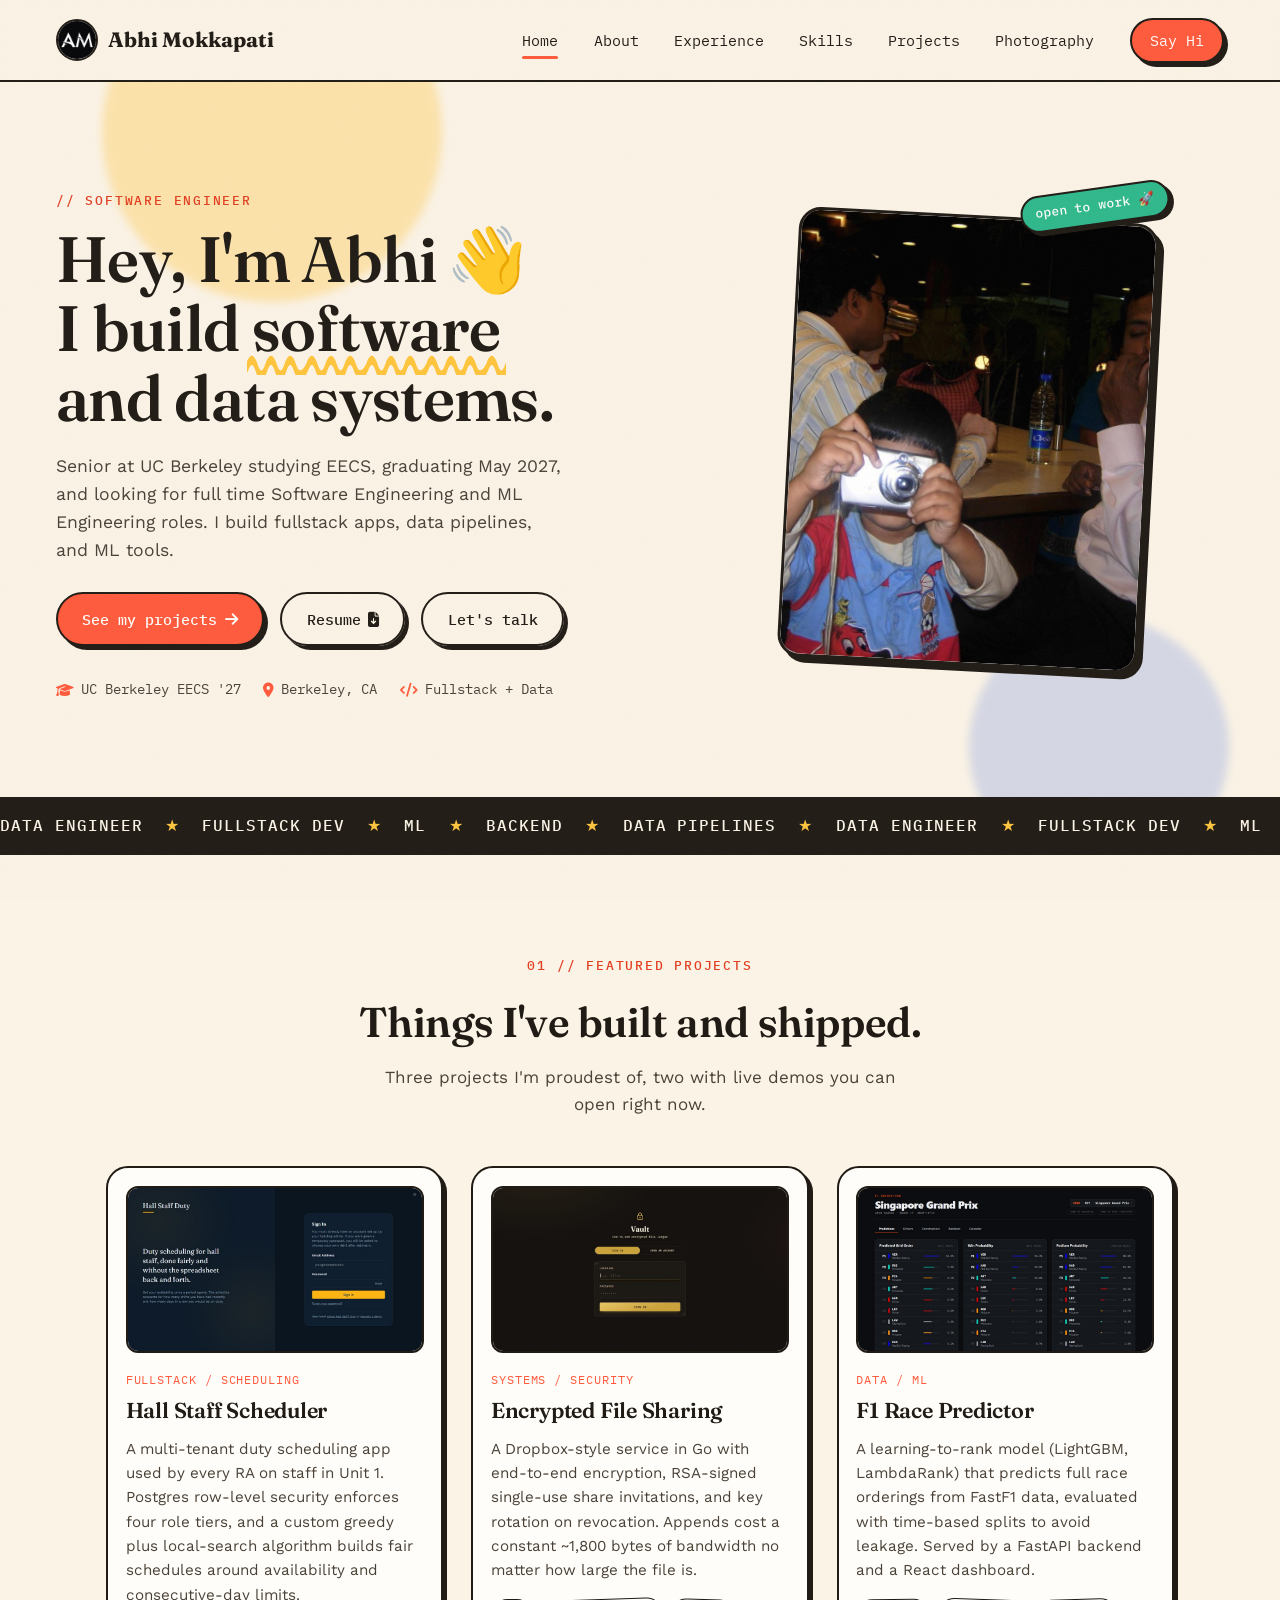
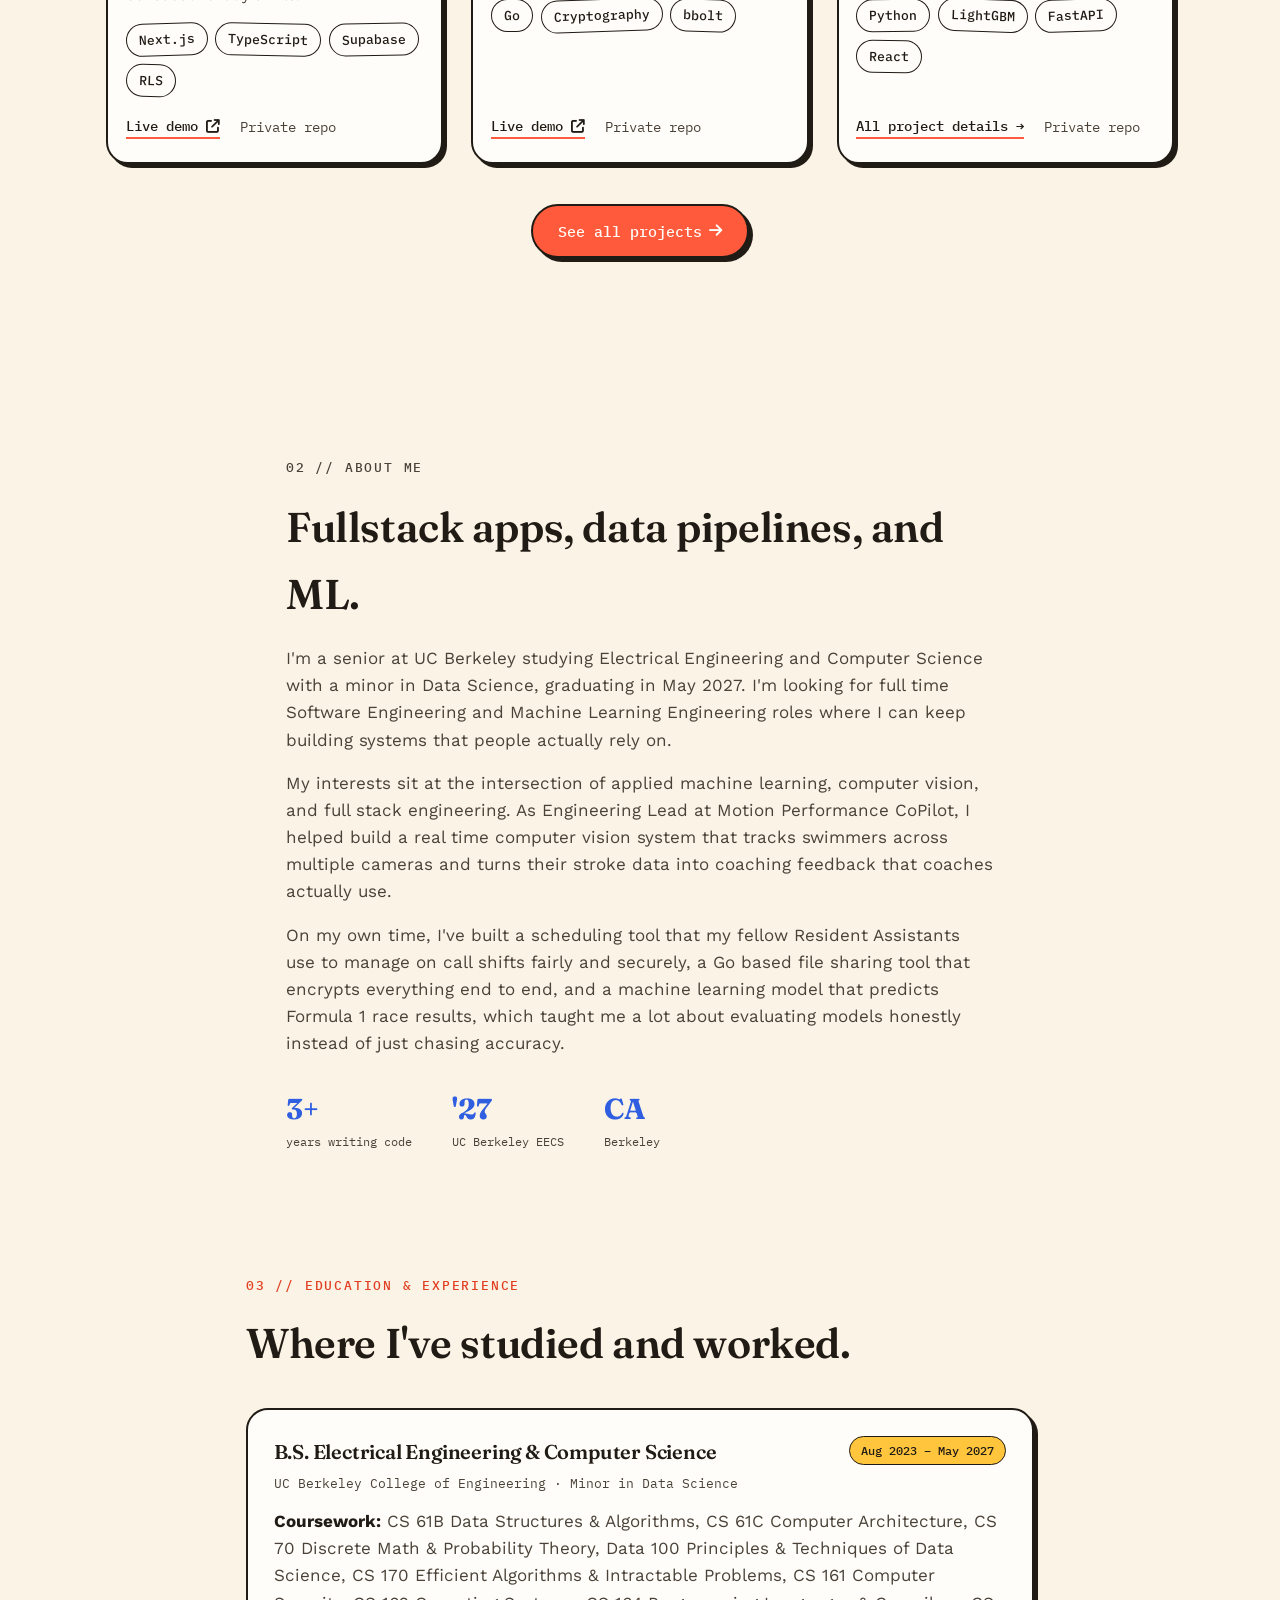
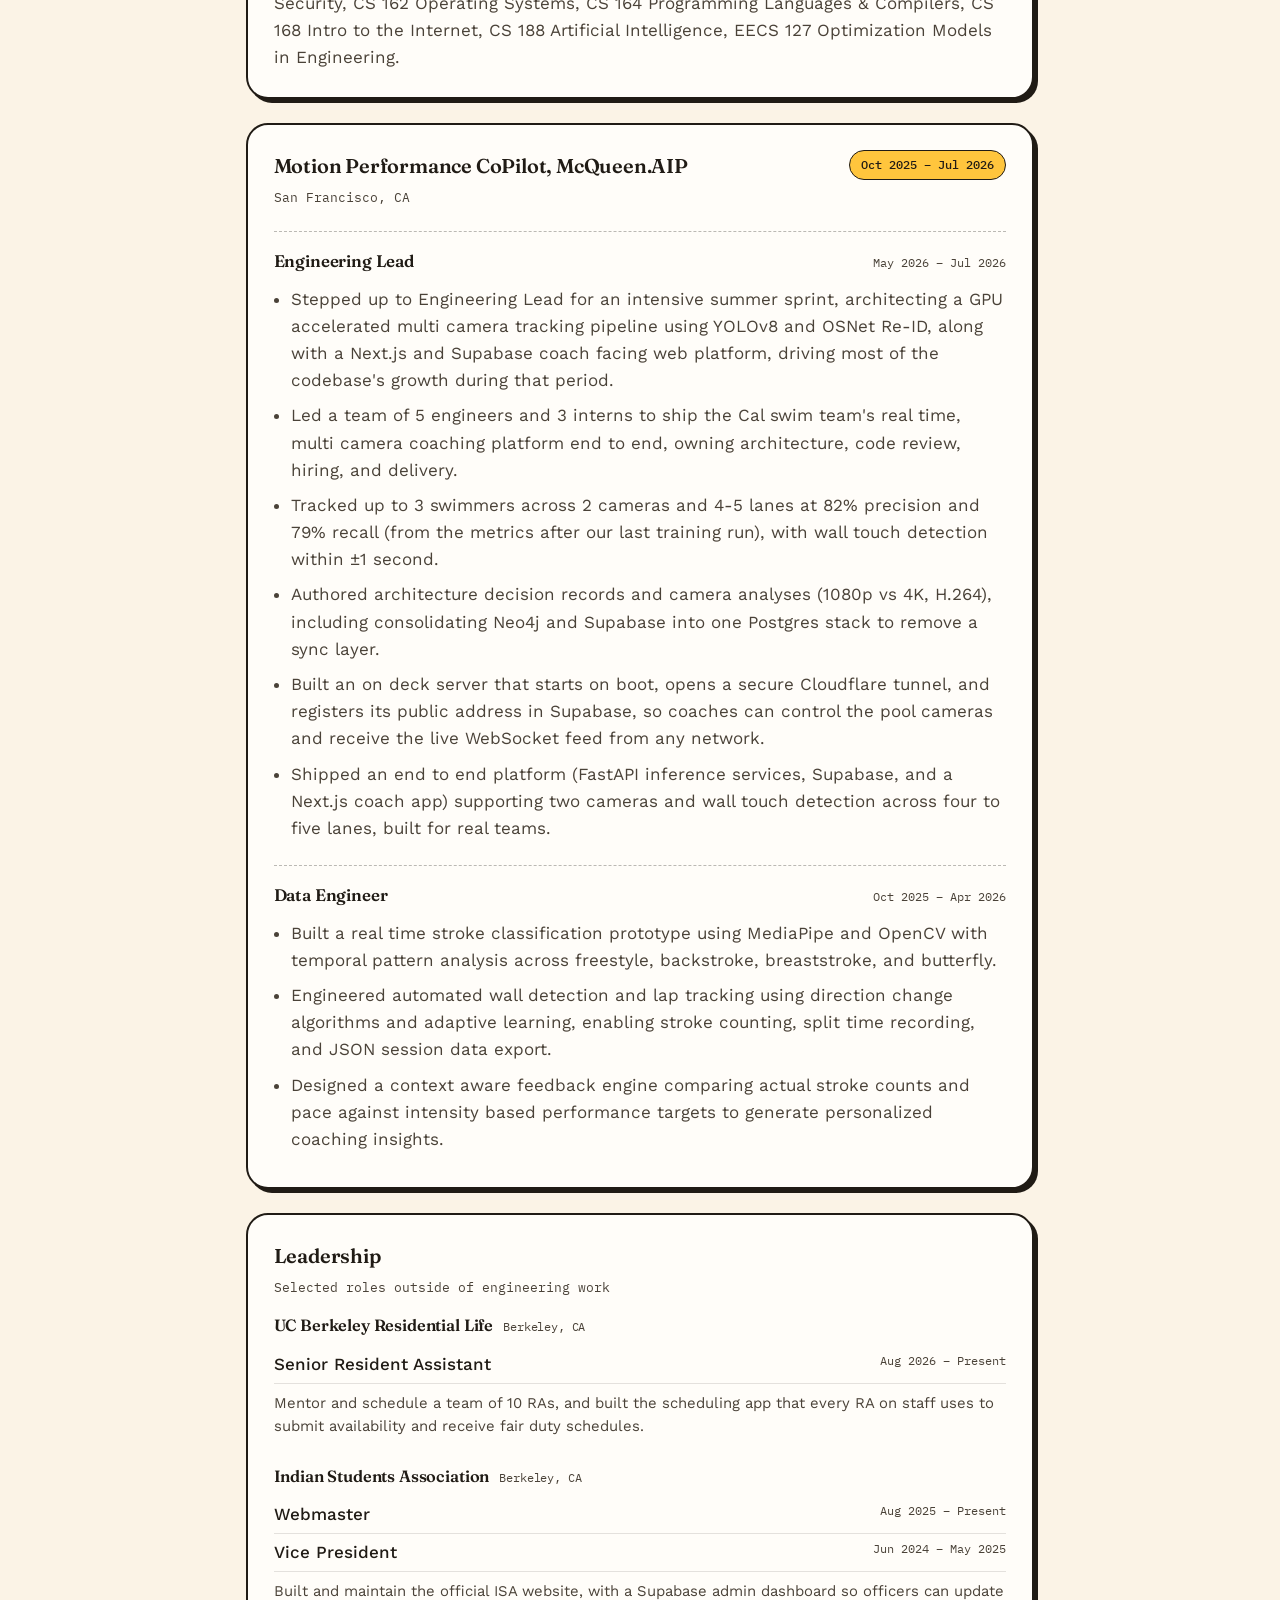
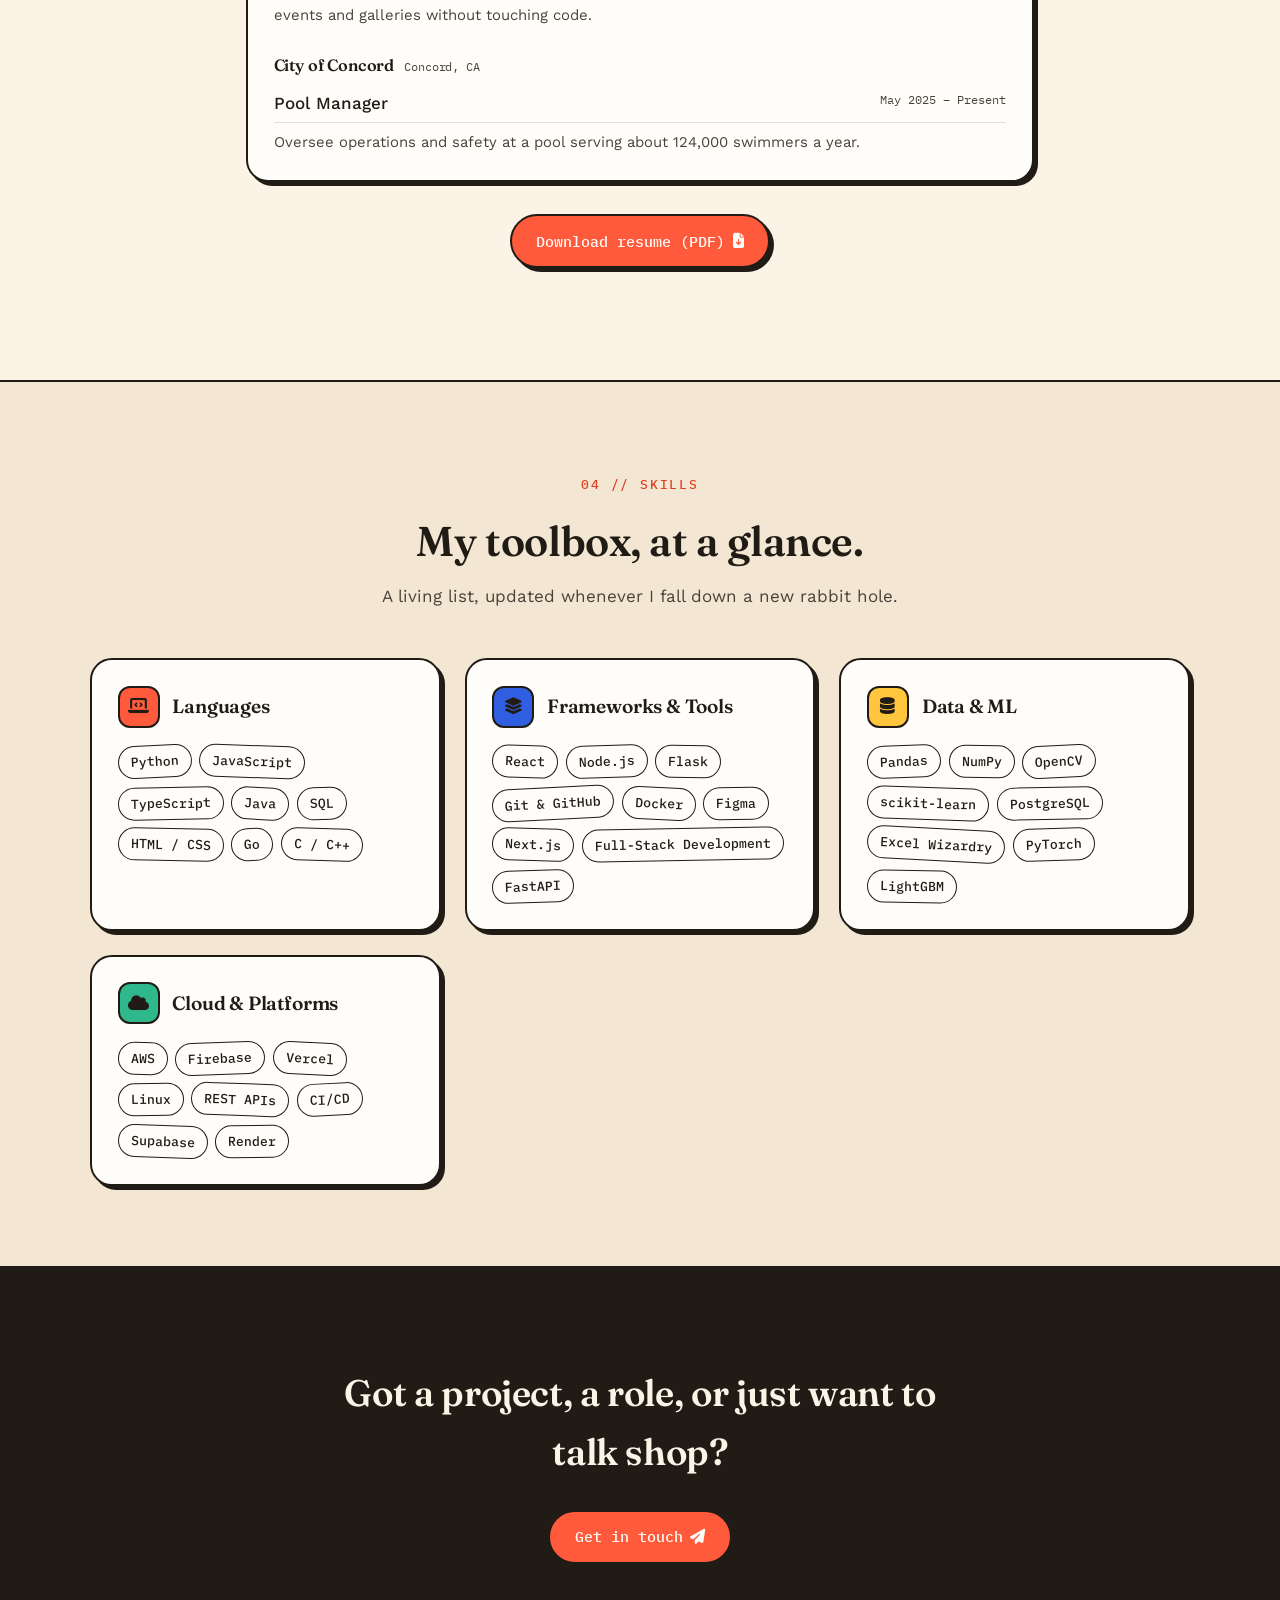
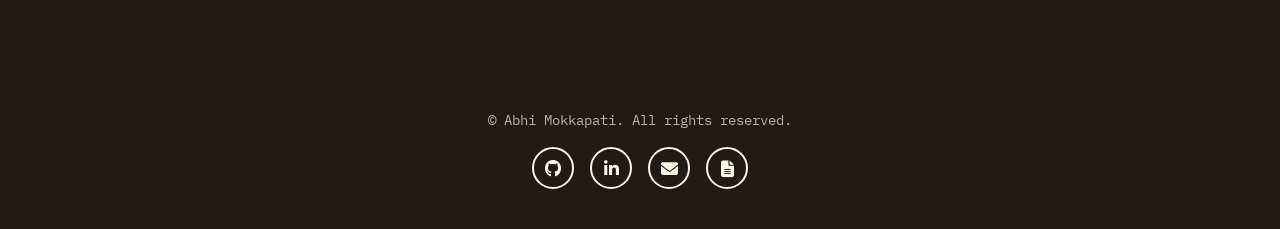
<file: index.html>
<!DOCTYPE html>
<html lang="en">
<head>
  <meta charset="UTF-8" />
  <meta name="viewport" content="width=device-width, initial-scale=1.0" />
  <title>Abhi Mokkapati</title>
  <meta name="description" content="Abhi Mokkapati: Software Engineer and UC Berkeley EECS senior (2027). Projects, experience, resume, and contact." />
  <link rel="icon" href="images/am-logo-96.jpg" />
  <link rel="canonical" href="https://abhimokkapati.github.io/personal-website/" />
  <meta property="og:type" content="website" />
  <meta property="og:title" content="Abhi Mokkapati | Software Engineer" />
  <meta property="og:description" content="UC Berkeley EECS senior (2027) building fullstack apps, data pipelines, and ML tools. Looking for full time Software Engineering and ML Engineering roles." />
  <meta property="og:url" content="https://abhimokkapati.github.io/personal-website/" />
  <meta property="og:image" content="https://abhimokkapati.github.io/personal-website/images/photo.jpg" />
  <meta name="twitter:card" content="summary_large_image" />
  <link rel="stylesheet" href="assets/css/base.css?v=5" />
  <link rel="stylesheet" href="index.css?v=5" />
  <link rel="preconnect" href="https://fonts.googleapis.com">
  <link rel="preconnect" href="https://fonts.gstatic.com" crossorigin>
  <link href="https://fonts.googleapis.com/css2?family=Fraunces:ital,opsz,wght@0,9..144,500..800;1,9..144,500..700&family=Work+Sans:wght@400;500;600;700&family=IBM+Plex+Mono:wght@400;500&display=swap" rel="stylesheet">
  <link rel="stylesheet" href="https://cdnjs.cloudflare.com/ajax/libs/font-awesome/6.6.0/css/all.min.css" media="print" onload="this.media='all'">
</head>

<body>
<header class="navbar">
  <div class="logo">
    <a href="index.html">
      <img src="images/am-logo-96.jpg" alt="Abhi Mokkapati Personal Logo" width="42" height="42">
      Abhi Mokkapati
    </a>
  </div>

  <button class="hamburger" id="hamburger">☰</button>

  <nav class="nav-links" id="navLinks">
    <a href="index.html" class="active">Home</a>
    <a href="index.html#about">About</a>
    <a href="index.html#experience">Experience</a>
    <a href="index.html#skills">Skills</a>
    <a href="projects/projects.html">Projects</a>
    <a href="photography/photography.html">Photography</a>
    <a href="contact/contact.html" class="nav-cta">Say Hi</a>
  </nav>
</header>

  <main>
    <!-- ============ HERO ============ -->
    <section class="hero">
      <div class="hero-blob blob-1"></div>
      <div class="hero-blob blob-2"></div>

      <div class="hero-copy">
        <p class="eyebrow">// software engineer</p>
        <h1>Hey, I'm Abhi<span class="wave">👋</span><br>I build <span class="squiggle">software</span><br>and data systems.</h1>
        <p class="hero-sub">Senior at UC Berkeley studying EECS, graduating May 2027, and looking for full time Software Engineering and ML Engineering roles. I build fullstack apps, data pipelines, and ML tools.</p>
        <div class="hero-actions">
          <a href="projects/projects.html" class="btn btn-coral">See my projects <i class="fa-solid fa-arrow-right"></i></a>
          <a href="assets/Abhiram_Mokkapati_Resume.pdf" class="btn btn-outline" target="_blank" rel="noopener">Resume <i class="fa-solid fa-file-arrow-down"></i></a>
          <a href="contact/contact.html" class="btn btn-outline">Let's talk</a>
        </div>
        <ul class="hero-facts">
          <li><i class="fa-solid fa-graduation-cap"></i> UC Berkeley EECS '27</li>
          <li><i class="fa-solid fa-location-dot"></i> Berkeley, CA</li>
          <li><i class="fa-solid fa-code"></i> Fullstack + Data</li>
        </ul>
      </div>

      <div class="hero-portrait">
        <div class="portrait-frame">
          <img src="images/photo-720.jpg" alt="Abhi Mokkapati" width="720" height="900" fetchpriority="high">
        </div>
        <span class="sticker sticker-1">open to work 🚀</span>
      </div>
    </section>

    <!-- ============ MARQUEE ============ -->
    <section class="marquee-wrap" aria-hidden="true">
      <div class="marquee-track">
        <div class="marquee-group"><span>DATA ENGINEER</span><span>★</span><span>FULLSTACK DEV</span><span>★</span><span>ML</span><span>★</span><span>BACKEND</span><span>★</span><span>DATA PIPELINES</span><span>★</span><span>DATA ENGINEER</span><span>★</span><span>FULLSTACK DEV</span><span>★</span><span>ML</span><span>★</span><span>BACKEND</span><span>★</span><span>DATA PIPELINES</span><span>★</span></div>
        <div class="marquee-group"><span>DATA ENGINEER</span><span>★</span><span>FULLSTACK DEV</span><span>★</span><span>ML</span><span>★</span><span>BACKEND</span><span>★</span><span>DATA PIPELINES</span><span>★</span><span>DATA ENGINEER</span><span>★</span><span>FULLSTACK DEV</span><span>★</span><span>ML</span><span>★</span><span>BACKEND</span><span>★</span><span>DATA PIPELINES</span><span>★</span></div>
      </div>
    </section>

    <!-- ============ FEATURED PROJECTS ============ -->
    <section class="featured" id="projects">
      <p class="eyebrow center">01 // featured projects</p>
      <h2 class="center">Things I've built and shipped.</h2>
      <p class="section-sub center">Three projects I'm proudest of, two with live demos you can open right now.</p>

      <div class="featured-grid">
        <article class="feature-card reveal">
          <div class="feature-media"><img src="projects/images/hall-staff.jpg" alt="Hall Staff Duty sign in page" loading="lazy"></div>
          <p class="feature-kicker">FULLSTACK / SCHEDULING</p>
          <h3>Hall Staff Scheduler</h3>
          <p>A multi-tenant duty scheduling app used by every RA on staff in Unit 1. Postgres row-level security enforces four role tiers, and a custom greedy plus local-search algorithm builds fair schedules around availability and consecutive-day limits.</p>
          <div class="tag-cloud">
            <span class="tag" style="--r:-2deg">Next.js</span>
            <span class="tag" style="--r:1deg">TypeScript</span>
            <span class="tag" style="--r:-1deg">Supabase</span>
            <span class="tag" style="--r:2deg">RLS</span>
          </div>
          <div class="feature-links">
            <a href="https://ra-scheduling.vercel.app" target="_blank" rel="noopener">Live demo <i class="fa-solid fa-arrow-up-right-from-square"></i></a>
            <span class="feature-note">Private repo</span>
          </div>
        </article>

        <article class="feature-card reveal">
          <div class="feature-media"><img src="projects/images/dropbox.jpg" alt="DropboxClone Vault sign in screen" loading="lazy"></div>
          <p class="feature-kicker">SYSTEMS / SECURITY</p>
          <h3>Encrypted File Sharing</h3>
          <p>A Dropbox-style service in Go with end-to-end encryption, RSA-signed single-use share invitations, and key rotation on revocation. Appends cost a constant ~1,800 bytes of bandwidth no matter how large the file is.</p>
          <div class="tag-cloud">
            <span class="tag" style="--r:1deg">Go</span>
            <span class="tag" style="--r:-2deg">Cryptography</span>
            <span class="tag" style="--r:2deg">bbolt</span>
          </div>
          <div class="feature-links">
            <a href="https://dropboxclone-qi61.onrender.com" target="_blank" rel="noopener">Live demo <i class="fa-solid fa-arrow-up-right-from-square"></i></a>
            <span class="feature-note">Private repo</span>
          </div>
        </article>

        <article class="feature-card reveal">
          <div class="feature-media"><img src="projects/images/f1-predictor.jpg" alt="F1 Race Predictor predictions dashboard" loading="lazy"></div>
          <p class="feature-kicker">DATA / ML</p>
          <h3>F1 Race Predictor</h3>
          <p>A learning-to-rank model (LightGBM, LambdaRank) that predicts full race orderings from FastF1 data, evaluated with time-based splits to avoid leakage. Served by a FastAPI backend and a React dashboard.</p>
          <div class="tag-cloud">
            <span class="tag" style="--r:-1deg">Python</span>
            <span class="tag" style="--r:2deg">LightGBM</span>
            <span class="tag" style="--r:-2deg">FastAPI</span>
            <span class="tag" style="--r:1deg">React</span>
          </div>
          <div class="feature-links">
            <a href="projects/projects.html">All project details &rarr;</a>
            <span class="feature-note">Private repo</span>
          </div>
        </article>
      </div>

      <div class="featured-more">
        <a href="projects/projects.html" class="btn btn-coral">See all projects <i class="fa-solid fa-arrow-right"></i></a>
      </div>
    </section>

    <!-- ============ ABOUT ============ -->
    <section class="about" id="about">
      <div class="about-copy reveal">
        <p class="eyebrow">02 // about me</p>
        <h2>Fullstack apps, data pipelines, and ML.</h2>
        <p>
          I'm a senior at UC Berkeley studying Electrical Engineering and Computer Science with a
          minor in Data Science, graduating in May 2027. I'm looking for full time Software
          Engineering and Machine Learning Engineering roles where I can keep building systems
          that people actually rely on.
        </p>
        <p>
          My interests sit at the intersection of applied machine learning, computer vision, and
          full stack engineering. As Engineering Lead at Motion Performance CoPilot, I helped build
          a real time computer vision system that tracks swimmers across multiple cameras and turns
          their stroke data into coaching feedback that coaches actually use.
        </p>
        <p>
          On my own time, I've built a scheduling tool that my fellow Resident Assistants use to
          manage on call shifts fairly and securely, a Go based file sharing tool that encrypts
          everything end to end, and a machine learning model that predicts Formula 1 race
          results, which taught me a lot about evaluating models honestly instead of just chasing
          accuracy.
        </p>
        <div class="about-stat-row">
          <div class="stat"><strong>3+</strong><span>years writing code</span></div>
          <div class="stat"><strong>'27</strong><span>UC Berkeley EECS</span></div>
          <div class="stat"><strong>CA</strong><span>Berkeley</span></div>
        </div>
      </div>
    </section>

    <!-- ============ EXPERIENCE ============ -->
    <section class="experience" id="experience">
      <p class="eyebrow">03 // education &amp; experience</p>
      <h2>Where I've studied and worked.</h2>

      <div class="exp-list">
        <article class="exp-card reveal">
          <div class="exp-head">
            <div>
              <h3>B.S. Electrical Engineering &amp; Computer Science</h3>
              <p class="exp-org">UC Berkeley College of Engineering &middot; Minor in Data Science</p>
            </div>
            <span class="exp-date">Aug 2023 &ndash; May 2027</span>
          </div>
          <p class="exp-note"><strong>Coursework:</strong> CS 61B Data Structures &amp; Algorithms, CS 61C Computer Architecture, CS 70 Discrete Math &amp; Probability Theory, Data 100 Principles &amp; Techniques of Data Science, CS 170 Efficient Algorithms &amp; Intractable Problems, CS 161 Computer Security, CS 162 Operating Systems, CS 164 Programming Languages &amp; Compilers, CS 168 Intro to the Internet, CS 188 Artificial Intelligence, EECS 127 Optimization Models in Engineering.</p>
        </article>

        <article class="exp-card reveal">
          <div class="exp-head">
            <div>
              <h3>Motion Performance CoPilot, McQueen.AIP</h3>
              <p class="exp-org">San Francisco, CA</p>
            </div>
            <span class="exp-date">Oct 2025 &ndash; Jul 2026</span>
          </div>

          <div class="exp-role-head"><h4>Engineering Lead</h4><span>May 2026 &ndash; Jul 2026</span></div>
          <ul>
            <li>Stepped up to Engineering Lead for an intensive summer sprint, architecting a GPU accelerated multi camera tracking pipeline using YOLOv8 and OSNet Re-ID, along with a Next.js and Supabase coach facing web platform, driving most of the codebase's growth during that period.</li>
            <li>Led a team of 5 engineers and 3 interns to ship the Cal swim team's real time, multi camera coaching platform end to end, owning architecture, code review, hiring, and delivery.</li>
            <li>Tracked up to 3 swimmers across 2 cameras and 4-5 lanes at 82% precision and 79% recall (from the metrics after our last training run), with wall touch detection within &plusmn;1 second.</li>
            <li>Authored architecture decision records and camera analyses (1080p vs 4K, H.264), including consolidating Neo4j and Supabase into one Postgres stack to remove a sync layer.</li>
            <li>Built an on deck server that starts on boot, opens a secure Cloudflare tunnel, and registers its public address in Supabase, so coaches can control the pool cameras and receive the live WebSocket feed from any network.</li>
            <li>Shipped an end to end platform (FastAPI inference services, Supabase, and a Next.js coach app) supporting two cameras and wall touch detection across four to five lanes, built for real teams.</li>
          </ul>

          <div class="exp-role-head"><h4>Data Engineer</h4><span>Oct 2025 &ndash; Apr 2026</span></div>
          <ul>
            <li>Built a real time stroke classification prototype using MediaPipe and OpenCV with temporal pattern analysis across freestyle, backstroke, breaststroke, and butterfly.</li>
            <li>Engineered automated wall detection and lap tracking using direction change algorithms and adaptive learning, enabling stroke counting, split time recording, and JSON session data export.</li>
            <li>Designed a context aware feedback engine comparing actual stroke counts and pace against intensity based performance targets to generate personalized coaching insights.</li>
          </ul>
        </article>

        <article class="exp-card reveal">
          <div class="exp-head">
            <div>
              <h3>Leadership</h3>
              <p class="exp-org">Selected roles outside of engineering work</p>
            </div>
          </div>
          <div class="exp-org-list">
            <div class="exp-org-block">
              <h4>UC Berkeley Residential Life <small>Berkeley, CA</small></h4>
              <div class="exp-role"><strong>Senior Resident Assistant</strong><span>Aug 2026 &ndash; Present</span></div>
              <p class="exp-org-note">Mentor and schedule a team of 10 RAs, and built the scheduling app that every RA on staff uses to submit availability and receive fair duty schedules.</p>
            </div>
            <div class="exp-org-block">
              <h4>Indian Students Association <small>Berkeley, CA</small></h4>
              <div class="exp-role"><strong>Webmaster</strong><span>Aug 2025 &ndash; Present</span></div>
              <div class="exp-role"><strong>Vice President</strong><span>Jun 2024 &ndash; May 2025</span></div>
              <p class="exp-org-note">Built and maintain the official ISA website, with a Supabase admin dashboard so officers can update events and galleries without touching code.</p>
            </div>
            <div class="exp-org-block">
              <h4>City of Concord <small>Concord, CA</small></h4>
              <div class="exp-role"><strong>Pool Manager</strong><span>May 2025 &ndash; Present</span></div>
              <p class="exp-org-note">Oversee operations and safety at a pool serving about 124,000 swimmers a year.</p>
            </div>
          </div>
        </article>
      </div>

      <div class="exp-actions">
        <a href="assets/Abhiram_Mokkapati_Resume.pdf" class="btn btn-coral" target="_blank" rel="noopener">Download resume (PDF) <i class="fa-solid fa-file-arrow-down"></i></a>
      </div>
    </section>

    <!-- ============ SKILLS ============ -->
    <section class="skills" id="skills">
      <p class="eyebrow center">04 // skills</p>
      <h2 class="center">My toolbox, at a glance.</h2>
      <p class="section-sub center">A living list, updated whenever I fall down a new rabbit hole.</p>

      <div class="skills-grid">
        <div class="skill-card reveal">
          <div class="skill-card-head">
            <span class="skill-icon" style="background:var(--coral)"><i class="fa-solid fa-laptop-code"></i></span>
            <h3>Languages</h3>
          </div>
          <div class="tag-cloud">
            <span class="tag" style="--r:-3deg">Python</span>
            <span class="tag" style="--r:2deg">JavaScript</span>
            <span class="tag" style="--r:-1deg">TypeScript</span>
            <span class="tag" style="--r:3deg">Java</span>
            <span class="tag" style="--r:-2deg">SQL</span>
            <span class="tag" style="--r:1deg">HTML / CSS</span>
            <span class="tag" style="--r:-2deg">Go</span>
            <span class="tag" style="--r:2deg">C / C++</span>
          </div>
        </div>

        <div class="skill-card reveal">
          <div class="skill-card-head">
            <span class="skill-icon" style="background:var(--blue)"><i class="fa-solid fa-layer-group"></i></span>
            <h3>Frameworks &amp; Tools</h3>
          </div>
          <div class="tag-cloud">
            <span class="tag" style="--r:2deg">React</span>
            <span class="tag" style="--r:-2deg">Node.js</span>
            <span class="tag" style="--r:1deg">Flask</span>
            <span class="tag" style="--r:-3deg">Git &amp; GitHub</span>
            <span class="tag" style="--r:3deg">Docker</span>
            <span class="tag" style="--r:-1deg">Figma</span>
            <span class="tag" style="--r:2deg">Next.js</span>
            <span class="tag" style="--r:-1deg">Full-Stack Development</span>
            <span class="tag" style="--r:-2deg">FastAPI</span>
          </div>
        </div>

        <div class="skill-card reveal">
          <div class="skill-card-head">
            <span class="skill-icon" style="background:var(--marigold)"><i class="fa-solid fa-database"></i></span>
            <h3>Data &amp; ML</h3>
          </div>
          <div class="tag-cloud">
            <span class="tag" style="--r:-2deg">Pandas</span>
            <span class="tag" style="--r:1deg">NumPy</span>
            <span class="tag" style="--r:-3deg">OpenCV</span>
            <span class="tag" style="--r:2deg">scikit-learn</span>
            <span class="tag" style="--r:-1deg">PostgreSQL</span>
            <span class="tag" style="--r:3deg">Excel Wizardry</span>
            <span class="tag" style="--r:-2deg">PyTorch</span>
            <span class="tag" style="--r:1deg">LightGBM</span>
          </div>
        </div>

        <div class="skill-card reveal">
          <div class="skill-card-head">
            <span class="skill-icon" style="background:var(--mint)"><i class="fa-solid fa-cloud"></i></span>
            <h3>Cloud &amp; Platforms</h3>
          </div>
          <div class="tag-cloud">
            <span class="tag" style="--r:1deg">AWS</span>
            <span class="tag" style="--r:-2deg">Firebase</span>
            <span class="tag" style="--r:3deg">Vercel</span>
            <span class="tag" style="--r:-1deg">Linux</span>
            <span class="tag" style="--r:2deg">REST APIs</span>
            <span class="tag" style="--r:-3deg">CI/CD</span>
            <span class="tag" style="--r:2deg">Supabase</span>
            <span class="tag" style="--r:-1deg">Render</span>
          </div>
        </div>
      </div>
    </section>

    <!-- ============ CTA ============ -->
    <section class="cta">
      <h2>Got a project, a role, or just want to talk shop?</h2>
      <a href="contact/contact.html" class="btn btn-coral">Get in touch <i class="fa-solid fa-paper-plane"></i></a>
    </section>
  </main>

  <footer>
    <p>&copy; Abhi Mokkapati. All rights reserved.</p>

    <div class="footer-socials">
      <a href="https://github.com/AbhiMokkapati" target="_blank" rel="noopener" aria-label="GitHub">
        <i class="fab fa-github"></i>
      </a>
      <a href="https://www.linkedin.com/in/abhiram-mokkapati" target="_blank" rel="noopener" aria-label="LinkedIn">
        <i class="fab fa-linkedin-in"></i>
      </a>
      <a href="mailto:abhimokkapati@gmail.com" aria-label="Email">
        <i class="fa-solid fa-envelope"></i>
      </a>
      <a href="assets/Abhiram_Mokkapati_Resume.pdf" target="_blank" rel="noopener" aria-label="Resume (PDF)">
        <i class="fa-solid fa-file-lines"></i>
      </a>
    </div>
  </footer>

<script src="assets/js/base.js"></script>
</body>
</html>
</file>
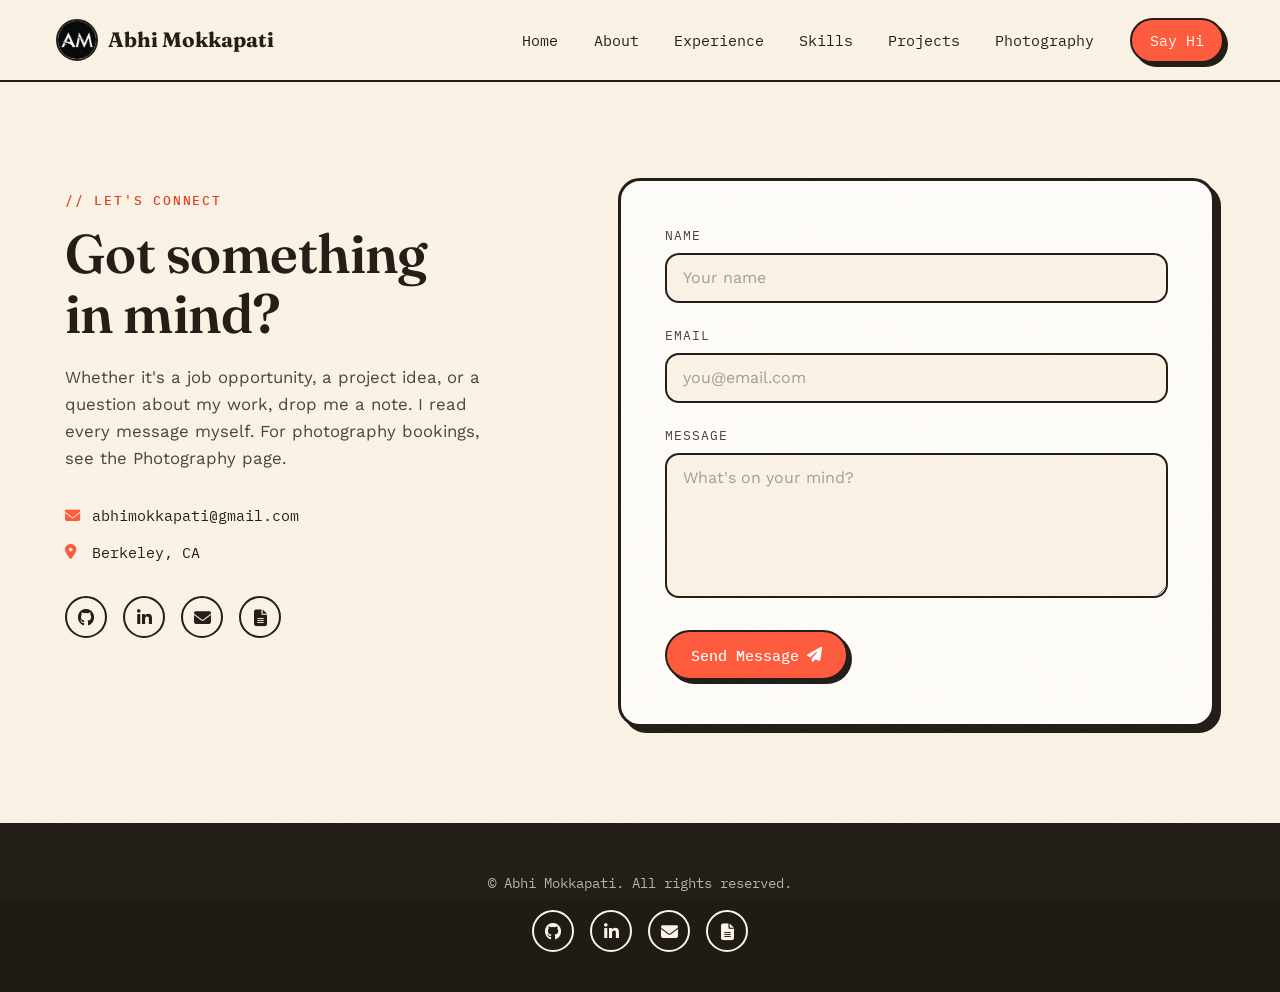
<file: contact/contact.html>
<!DOCTYPE html>
<html lang="en">
<head>
  <meta charset="UTF-8">
  <meta name="viewport" content="width=device-width, initial-scale=1.0">
  <title>Abhi Mokkapati | Contact</title>
  <meta name="description" content="Get in touch with Abhi Mokkapati about roles, projects, or questions." />
  <link rel="icon" href="../images/am-logo-96.jpg" />
  <link rel="stylesheet" href="../assets/css/base.css?v=5">
  <link rel="stylesheet" href="contact.css?v=5">
  <link href="https://fonts.googleapis.com/css2?family=Fraunces:ital,opsz,wght@0,9..144,500..800;1,9..144,500..700&family=Work+Sans:wght@400;500;600;700&family=IBM+Plex+Mono:wght@400;500&display=swap" rel="stylesheet">
  <link rel="stylesheet" href="https://cdnjs.cloudflare.com/ajax/libs/font-awesome/6.6.0/css/all.min.css">
</head>

<body>

<header class="navbar">
  <div class="logo">
    <a href="../index.html">
      <img src="../images/am-logo-96.jpg" alt="Abhi Mokkapati Personal Logo">
      Abhi Mokkapati
    </a>
  </div>

  <button class="hamburger" id="hamburger">☰</button>

  <nav class="nav-links" id="navLinks">
    <a href="../index.html">Home</a>
    <a href="../index.html#about">About</a>
    <a href="../index.html#experience">Experience</a>
    <a href="../index.html#skills">Skills</a>
    <a href="../projects/projects.html">Projects</a>
    <a href="../photography/photography.html">Photography</a>
    <a href="contact.html" class="nav-cta active">Say Hi</a>
  </nav>
</header>

  <main class="contact-page">
    <div class="contact-wrap">
      <div class="contact-intro">
        <p class="eyebrow">// let's connect</p>
        <h1>Got something<br>in mind?</h1>
        <p class="contact-sub">
          Whether it's a job opportunity, a project idea, or a question about my work, drop me a
          note. I read every message myself. For photography bookings, see the Photography page.
        </p>
        <ul class="contact-details">
          <li><i class="fa-solid fa-envelope"></i> abhimokkapati@gmail.com</li>
          <li><i class="fa-solid fa-location-dot"></i> Berkeley, CA</li>
        </ul>
        <div class="footer-socials contact-socials">
      <a href="https://github.com/AbhiMokkapati" target="_blank" rel="noopener" aria-label="GitHub">
        <i class="fab fa-github"></i>
      </a>
      <a href="https://www.linkedin.com/in/abhiram-mokkapati" target="_blank" rel="noopener" aria-label="LinkedIn">
        <i class="fab fa-linkedin-in"></i>
      </a>
      <a href="mailto:abhimokkapati@gmail.com" aria-label="Email">
        <i class="fa-solid fa-envelope"></i>
      </a>
      <a href="../assets/Abhiram_Mokkapati_Resume.pdf" target="_blank" rel="noopener" aria-label="Resume (PDF)">
        <i class="fa-solid fa-file-lines"></i>
      </a>
    </div>
      </div>

      <div class="contact-panel">
        <form action="https://formspree.io/f/xqayvaev" method="POST" class="contact-form" id="contactForm">
          <label for="name">Name</label>
          <input type="text" id="name" name="name" placeholder="Your name" required>

          <label for="email">Email</label>
          <input type="email" id="email" name="_replyto" placeholder="you@email.com" required>

          <label for="message">Message</label>
          <textarea id="message" name="message" rows="6" placeholder="What's on your mind?" required></textarea>

          <button type="submit" class="btn btn-coral">Send Message <i class="fa-solid fa-paper-plane"></i></button>
        </form>

        <div id="confirmation" class="confirmation" style="display:none;">
          <span class="confirmation-icon">✦</span>
          <p>Your message has been received. I'll get back to you soon!</p>
          <button id="sendAnother" class="btn btn-outline">Send Another Message</button>
        </div>
      </div>
    </div>
  </main>

  <footer>
    <p>&copy; Abhi Mokkapati. All rights reserved.</p>

    <div class="footer-socials">
      <a href="https://github.com/AbhiMokkapati" target="_blank" rel="noopener" aria-label="GitHub">
        <i class="fab fa-github"></i>
      </a>
      <a href="https://www.linkedin.com/in/abhiram-mokkapati" target="_blank" rel="noopener" aria-label="LinkedIn">
        <i class="fab fa-linkedin-in"></i>
      </a>
      <a href="mailto:abhimokkapati@gmail.com" aria-label="Email">
        <i class="fa-solid fa-envelope"></i>
      </a>
      <a href="../assets/Abhiram_Mokkapati_Resume.pdf" target="_blank" rel="noopener" aria-label="Resume (PDF)">
        <i class="fa-solid fa-file-lines"></i>
      </a>
    </div>
  </footer>

  <script src="../assets/js/base.js"></script>
  <script>
    const form = document.getElementById('contactForm');
    const confirmation = document.getElementById('confirmation');
    const sendAnotherBtn = document.getElementById('sendAnother');

    form.addEventListener('submit', async (e) => {
      e.preventDefault();

      const formData = new FormData(form);

      try {
        const response = await fetch(form.action, {
          method: 'POST',
          body: formData,
          headers: { 'Accept': 'application/json' }
        });

        if (response.ok) {
          form.style.display = 'none';
          confirmation.style.display = 'flex';
        } else {
          console.error('Form submission failed.');
        }
      } catch (error) {
        console.error('Error submitting form:', error);
      }
    });

    sendAnotherBtn.addEventListener('click', () => {
      form.reset();
      form.style.display = 'flex';
      confirmation.style.display = 'none';
    });
  </script>

</body>
</html>
</file>
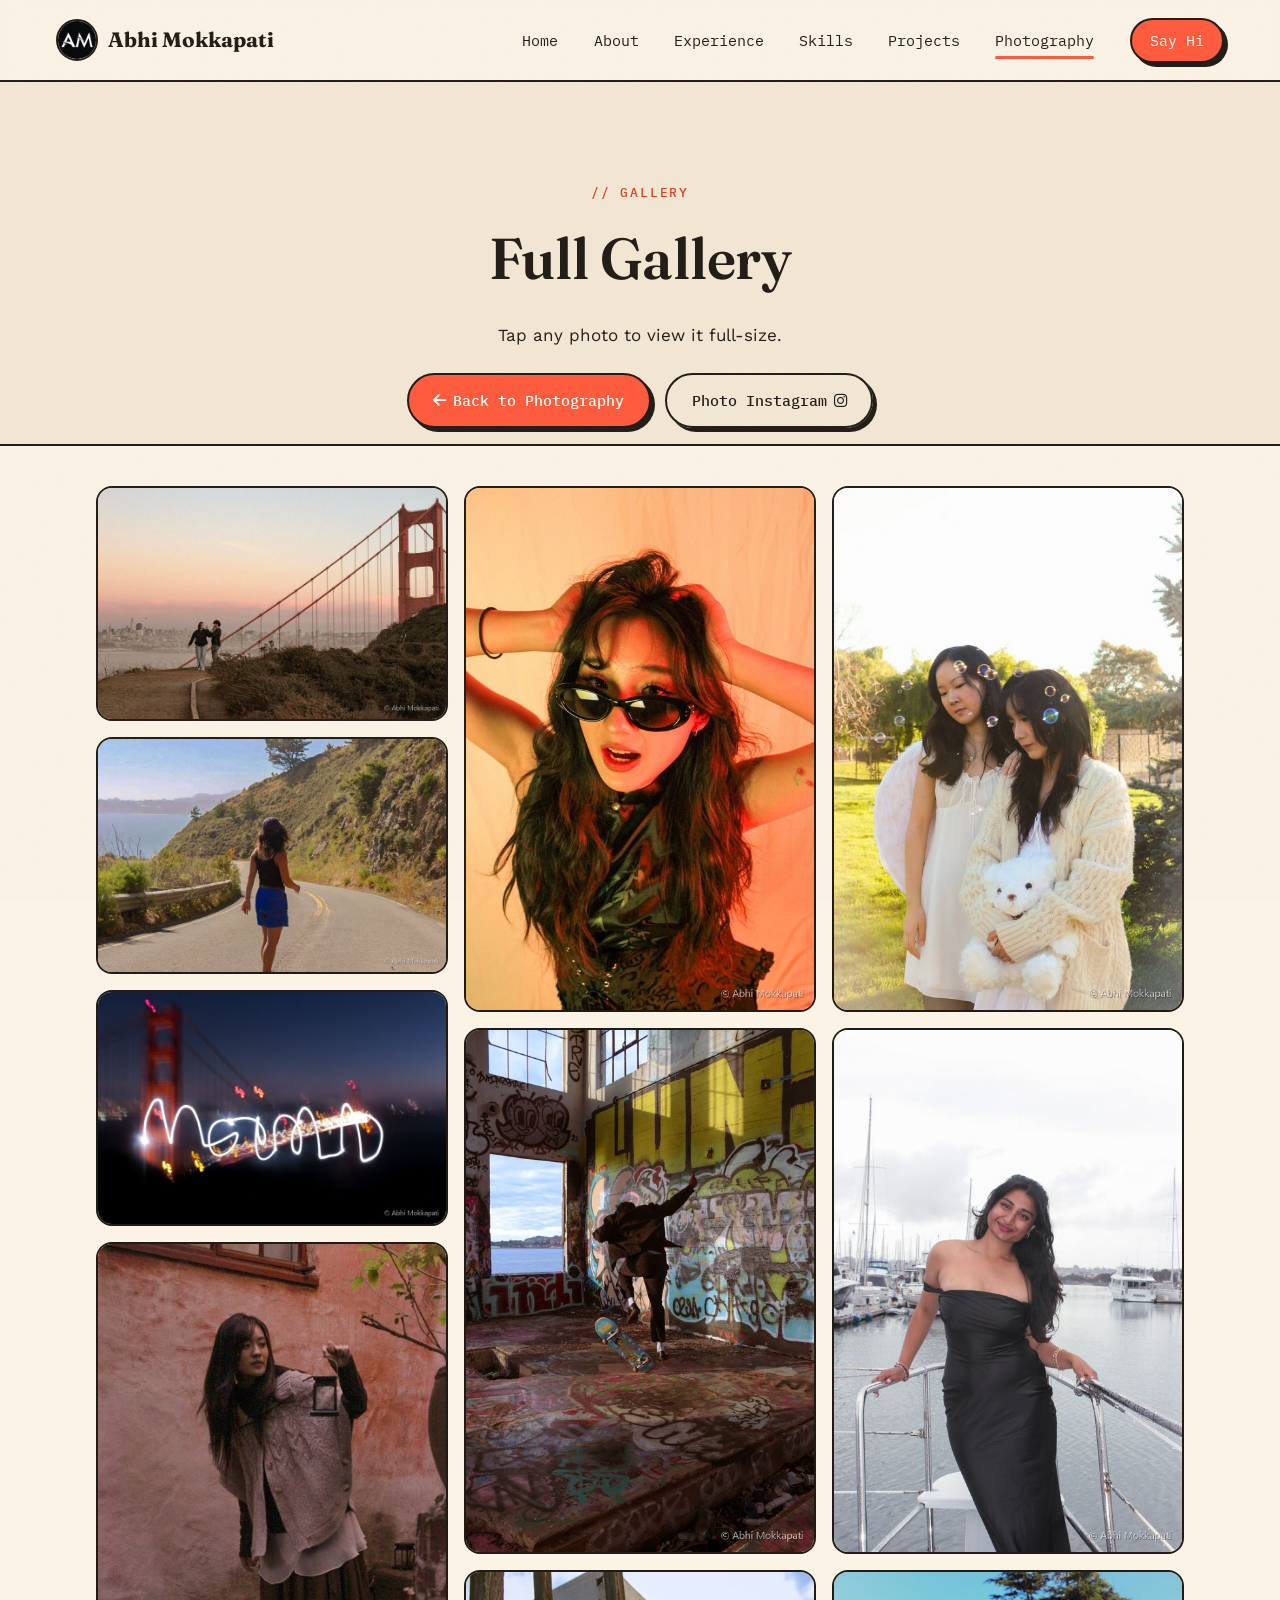
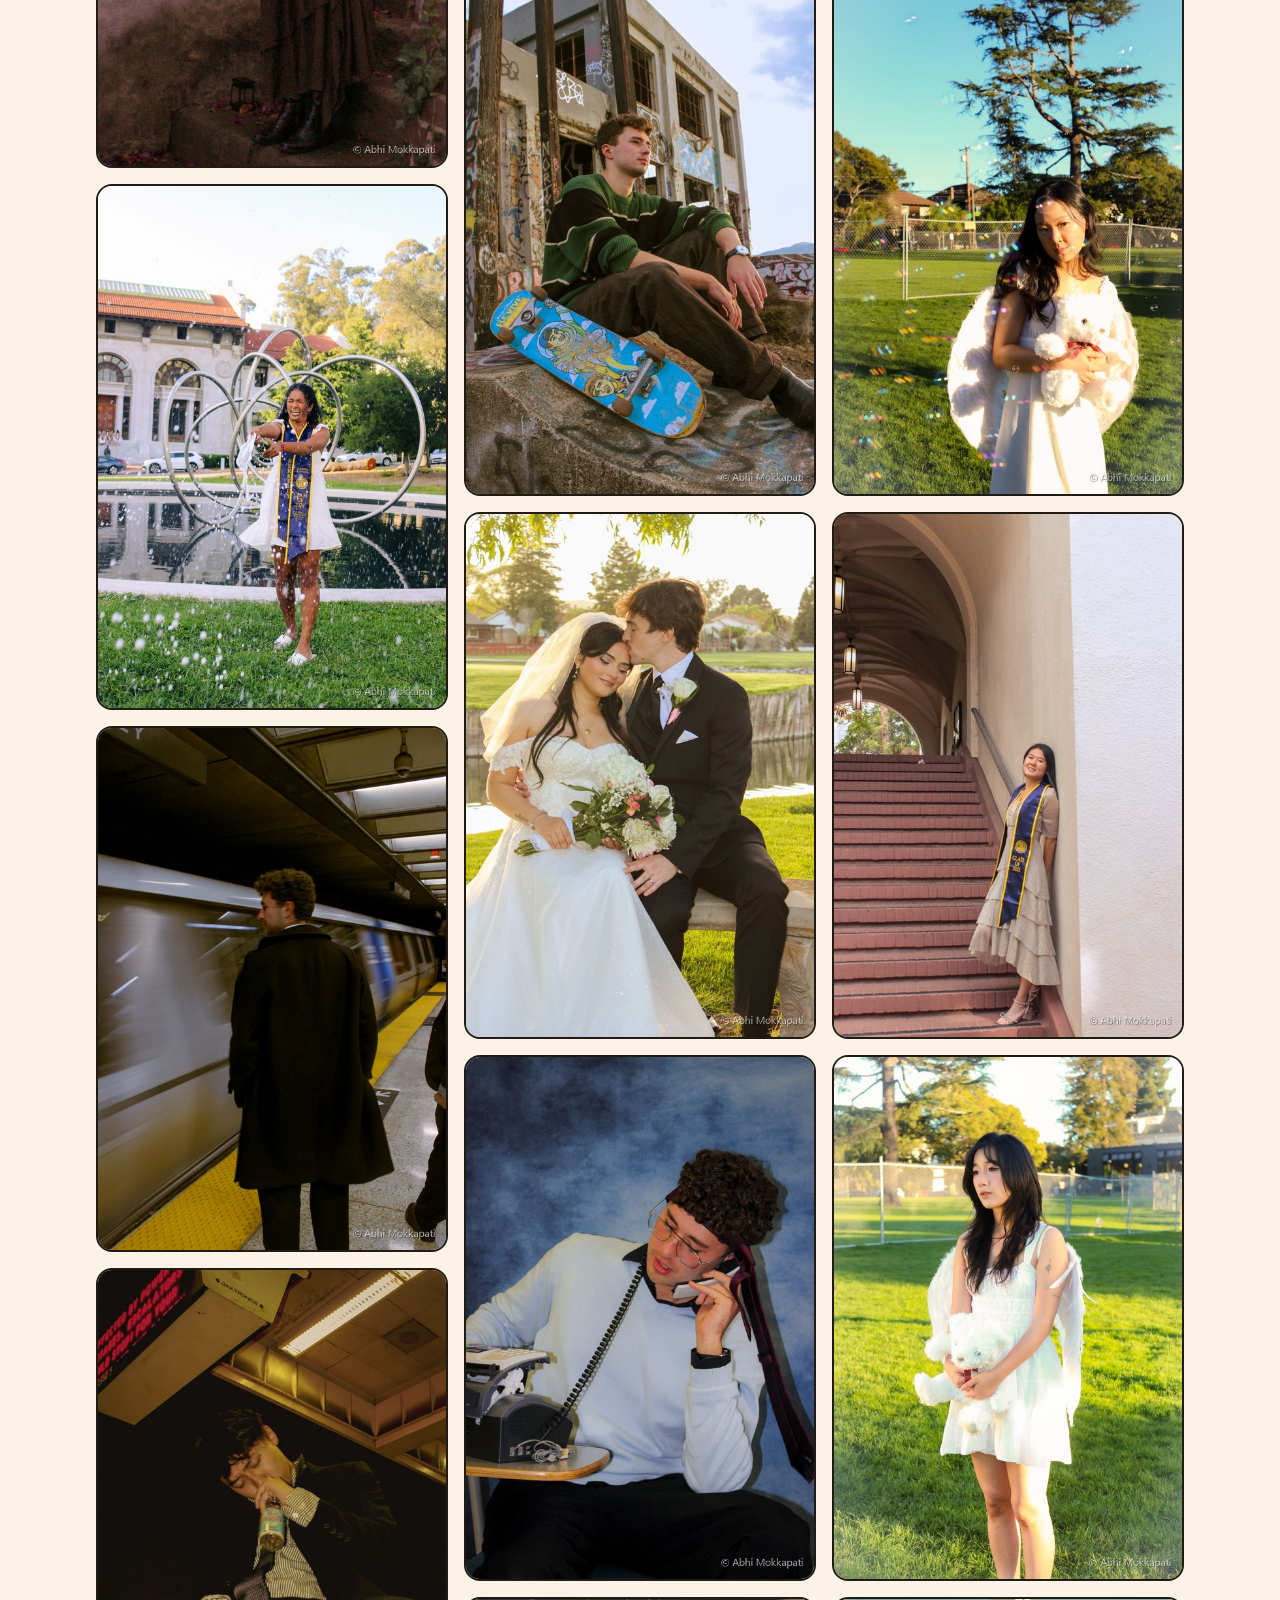
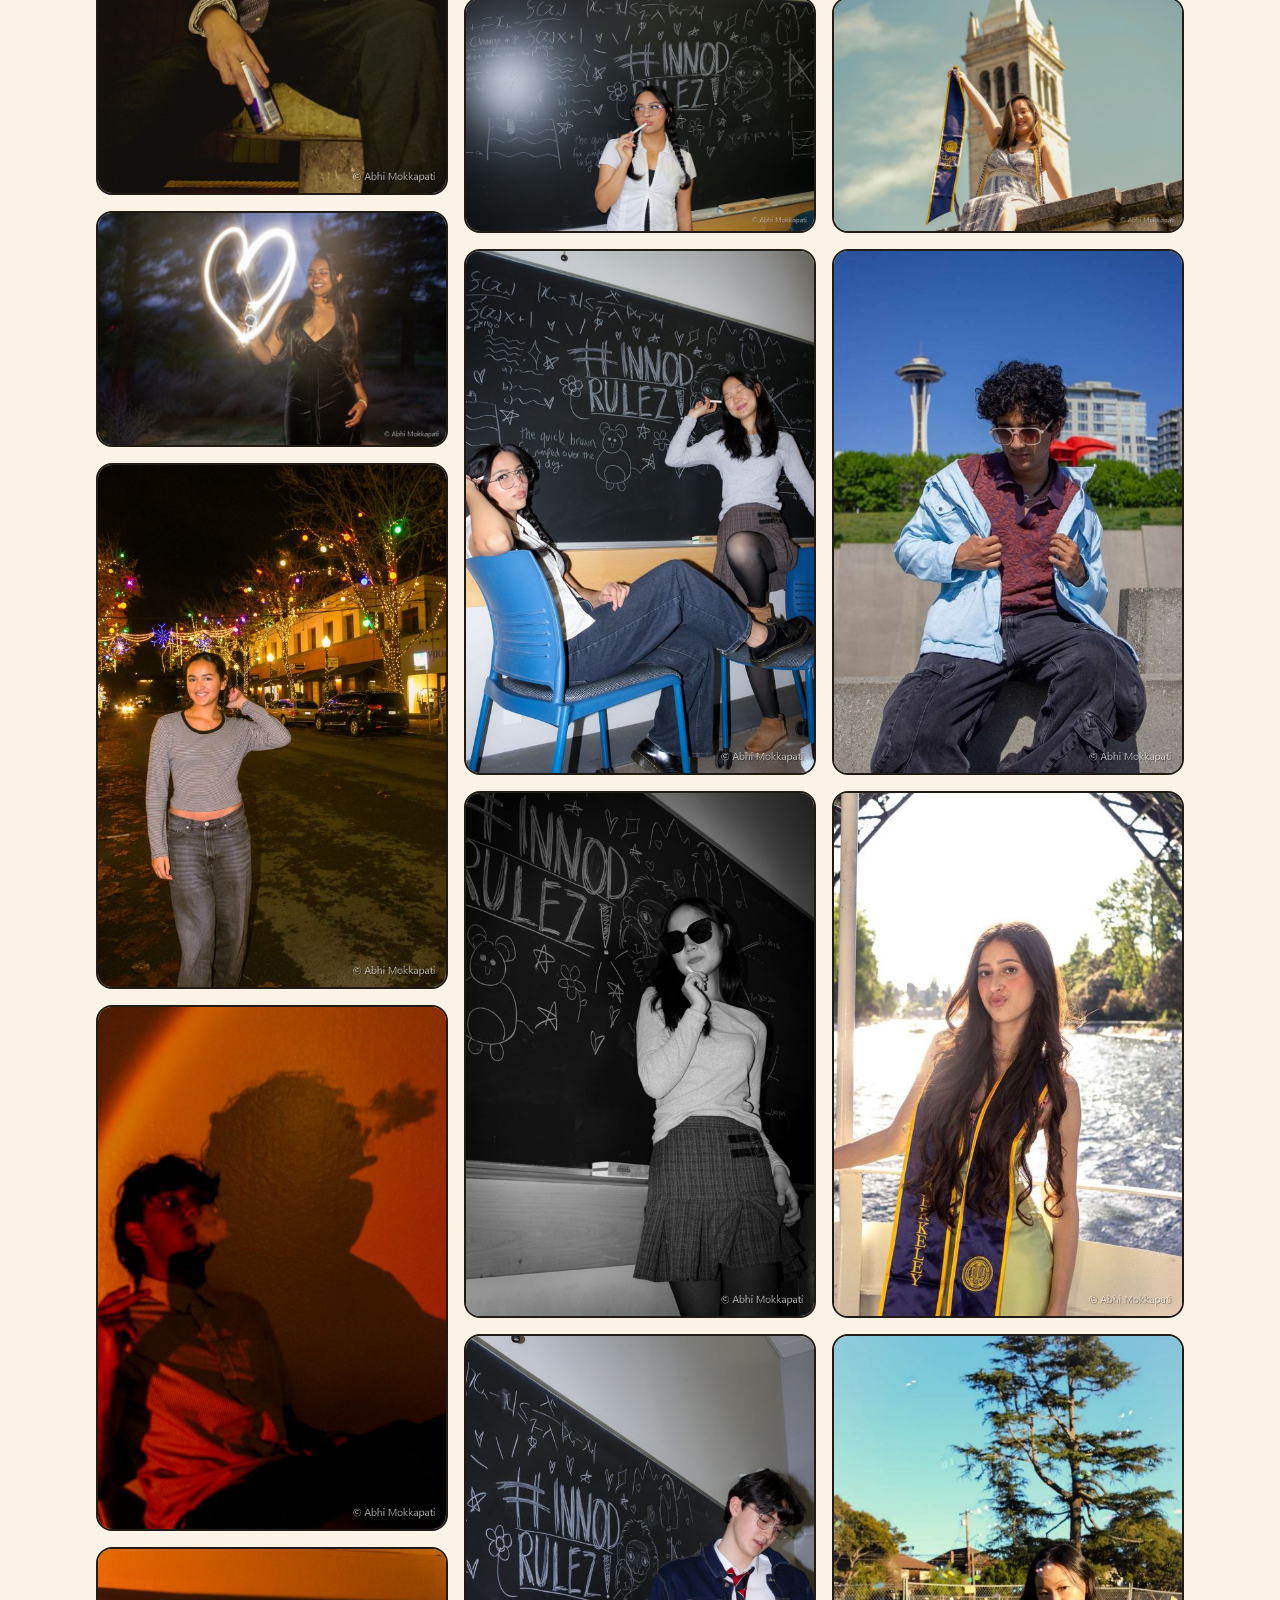
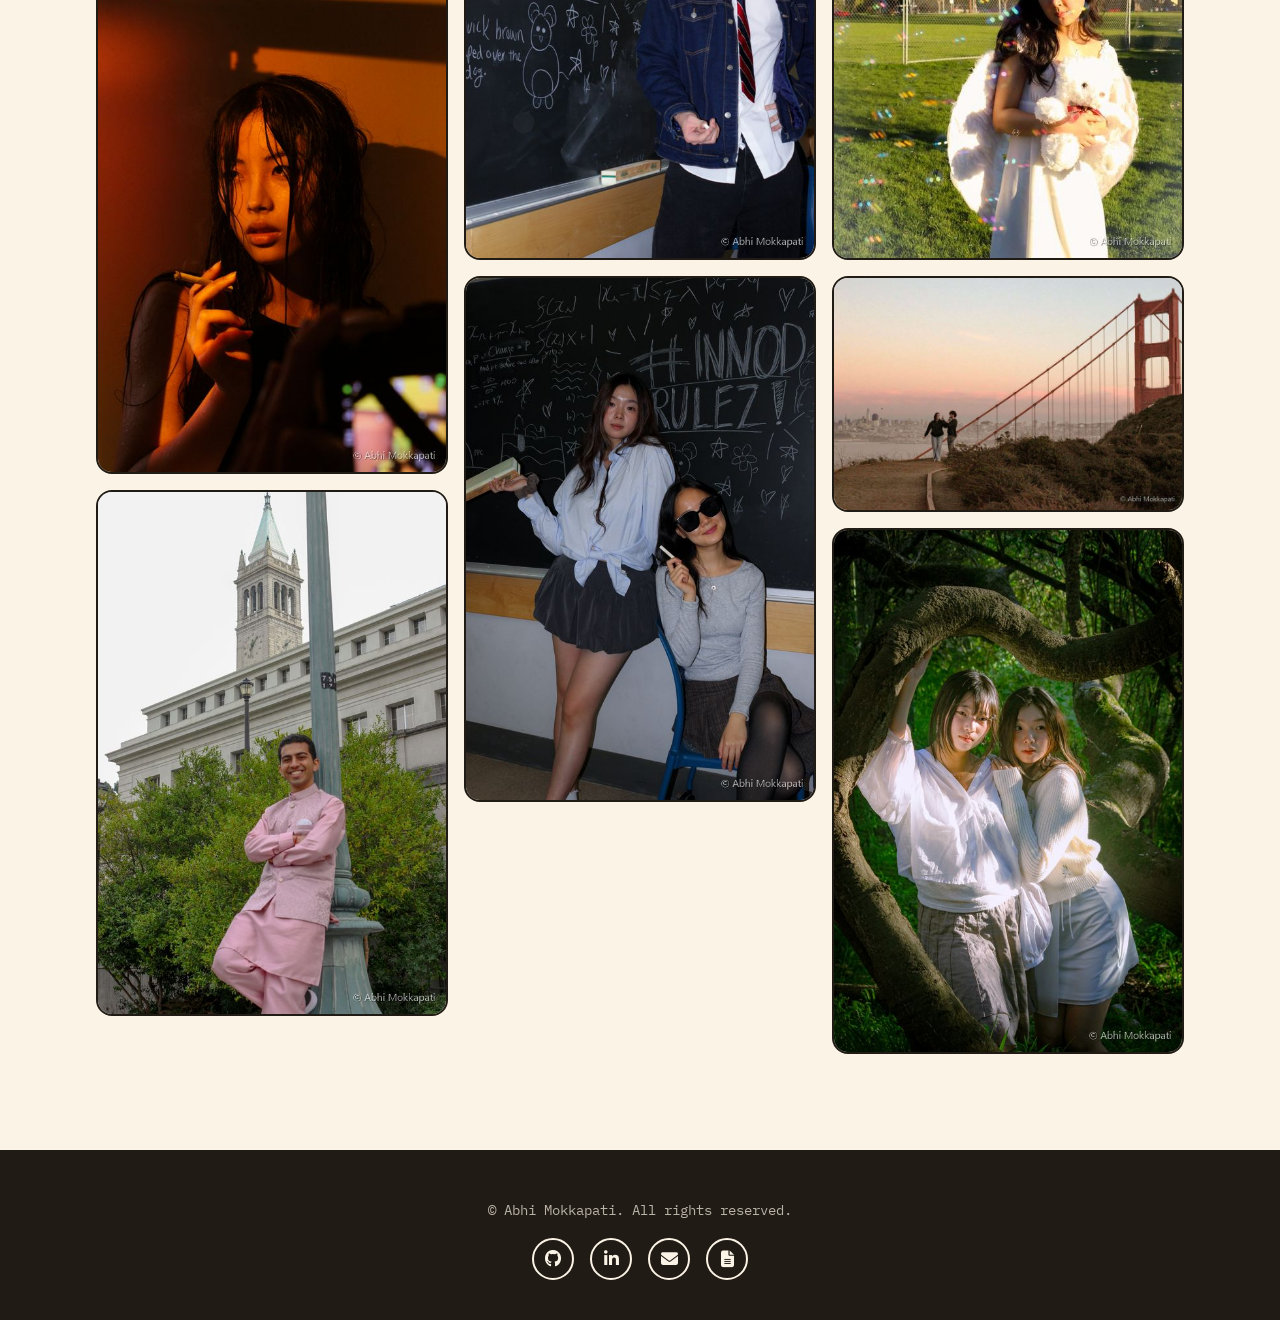
<file: photography/gallery.html>
<!DOCTYPE html>
<html lang="en">
<head>
  <meta charset="UTF-8" />
  <meta name="viewport" content="width=device-width, initial-scale=1.0" />
  <title>Abhi Mokkapati | Gallery</title>
  <meta name="description" content="Full photo gallery." />
  <link rel="icon" href="../images/am-logo-96.jpg" />
  <link rel="stylesheet" href="../assets/css/base.css?v=5" />
  <link rel="stylesheet" href="../contact/contact.css?v=5" />
  <link rel="stylesheet" href="../projects/projects.css?v=5" />
  <link rel="stylesheet" href="photography.css?v=5" />
  <link rel="stylesheet" href="gallery.css?v=2" />
  <link href="https://fonts.googleapis.com/css2?family=Fraunces:ital,opsz,wght@0,9..144,500..800;1,9..144,500..700&family=Work+Sans:wght@400;500;600;700&family=IBM+Plex+Mono:wght@400;500&display=swap" rel="stylesheet">
  <link rel="stylesheet" href="https://cdnjs.cloudflare.com/ajax/libs/font-awesome/6.6.0/css/all.min.css">
</head>

<body>
<header class="navbar">
  <div class="logo">
    <a href="../index.html">
      <img src="../images/am-logo-96.jpg" alt="Abhi Mokkapati Personal Logo">
      Abhi Mokkapati
    </a>
  </div>

  <button class="hamburger" id="hamburger">☰</button>

  <nav class="nav-links" id="navLinks">
    <a href="../index.html">Home</a>
    <a href="../index.html#about">About</a>
    <a href="../index.html#experience">Experience</a>
    <a href="../index.html#skills">Skills</a>
    <a href="../projects/projects.html">Projects</a>
    <a href="photography.html" class="active">Photography</a>
    <a href="../contact/contact.html" class="nav-cta">Say Hi</a>
  </nav>
</header>

  <main>
    <section class="hero-simple photo-hero">
      <p class="eyebrow">// gallery</p>
      <h1>Full Gallery</h1>
      <p>Tap any photo to view it full-size.</p>
      <div class="photo-actions">
        <a href="photography.html" class="btn btn-coral"><i class="fa-solid fa-arrow-left"></i> Back to Photography</a>
        <a href="https://www.instagram.com/abhisflics?igsh=NTc4MTIwNjQ2YQ%3D%3D&utm_source=qr" class="btn btn-outline" target="_blank" rel="noopener">Photo Instagram <i class="fab fa-instagram"></i></a>
      </div>
    </section>

    <section class="gallery" id="gallery" aria-label="Photo gallery">
      <div class="gallery-grid">
        <button type="button" class="gallery-item" data-full="../images/gallery/01.jpg"><img src="../images/gallery/thumbs/01.jpg" width="800" height="533" alt="Photograph 1" loading="lazy"></button>
        <button type="button" class="gallery-item" data-full="../images/gallery/02.jpg"><img src="../images/gallery/thumbs/02.jpg" width="800" height="534" alt="Photograph 2" loading="lazy"></button>
        <button type="button" class="gallery-item" data-full="../images/gallery/03.jpg"><img src="../images/gallery/thumbs/03.jpg" width="800" height="533" alt="Photograph 3" loading="lazy"></button>
        <button type="button" class="gallery-item" data-full="../images/gallery/04.jpg"><img src="../images/gallery/thumbs/04.jpg" width="533" height="800" alt="Photograph 4" loading="lazy"></button>
        <button type="button" class="gallery-item" data-full="../images/gallery/05.jpg"><img src="../images/gallery/thumbs/05.jpg" width="533" height="800" alt="Photograph 5" loading="lazy"></button>
        <button type="button" class="gallery-item" data-full="../images/gallery/06.jpg"><img src="../images/gallery/thumbs/06.jpg" width="533" height="800" alt="Photograph 6" loading="lazy"></button>
        <button type="button" class="gallery-item" data-full="../images/gallery/07.jpg"><img src="../images/gallery/thumbs/07.jpg" width="533" height="800" alt="Photograph 7" loading="lazy"></button>
        <button type="button" class="gallery-item" data-full="../images/gallery/08.jpg"><img src="../images/gallery/thumbs/08.jpg" width="800" height="533" alt="Photograph 8" loading="lazy"></button>
        <button type="button" class="gallery-item" data-full="../images/gallery/09.jpg"><img src="../images/gallery/thumbs/09.jpg" width="533" height="800" alt="Photograph 9" loading="lazy"></button>
        <button type="button" class="gallery-item" data-full="../images/gallery/10.jpg"><img src="../images/gallery/thumbs/10.jpg" width="533" height="800" alt="Photograph 10" loading="lazy"></button>
        <button type="button" class="gallery-item" data-full="../images/gallery/11.jpg"><img src="../images/gallery/thumbs/11.jpg" width="533" height="800" alt="Photograph 11" loading="lazy"></button>
        <button type="button" class="gallery-item" data-full="../images/gallery/12.jpg"><img src="../images/gallery/thumbs/12.jpg" width="533" height="800" alt="Photograph 12" loading="lazy"></button>
        <button type="button" class="gallery-item" data-full="../images/gallery/13.jpg"><img src="../images/gallery/thumbs/13.jpg" width="533" height="800" alt="Photograph 13" loading="lazy"></button>
        <button type="button" class="gallery-item" data-full="../images/gallery/14.jpg"><img src="../images/gallery/thumbs/14.jpg" width="533" height="800" alt="Photograph 14" loading="lazy"></button>
        <button type="button" class="gallery-item" data-full="../images/gallery/15.jpg"><img src="../images/gallery/thumbs/15.jpg" width="533" height="800" alt="Photograph 15" loading="lazy"></button>
        <button type="button" class="gallery-item" data-full="../images/gallery/16.jpg"><img src="../images/gallery/thumbs/16.jpg" width="533" height="800" alt="Photograph 16" loading="lazy"></button>
        <button type="button" class="gallery-item" data-full="../images/gallery/17.jpg"><img src="../images/gallery/thumbs/17.jpg" width="533" height="800" alt="Photograph 17" loading="lazy"></button>
        <button type="button" class="gallery-item" data-full="../images/gallery/18.jpg"><img src="../images/gallery/thumbs/18.jpg" width="800" height="533" alt="Photograph 18" loading="lazy"></button>
        <button type="button" class="gallery-item" data-full="../images/gallery/19.jpg"><img src="../images/gallery/thumbs/19.jpg" width="533" height="800" alt="Photograph 19" loading="lazy"></button>
        <button type="button" class="gallery-item" data-full="../images/gallery/20.jpg"><img src="../images/gallery/thumbs/20.jpg" width="533" height="800" alt="Photograph 20" loading="lazy"></button>
        <button type="button" class="gallery-item" data-full="../images/gallery/21.jpg"><img src="../images/gallery/thumbs/21.jpg" width="533" height="800" alt="Photograph 21" loading="lazy"></button>
        <button type="button" class="gallery-item" data-full="../images/gallery/22.jpg"><img src="../images/gallery/thumbs/22.jpg" width="533" height="800" alt="Photograph 22" loading="lazy"></button>
        <button type="button" class="gallery-item" data-full="../images/gallery/23.jpg"><img src="../images/gallery/thumbs/23.jpg" width="533" height="800" alt="Photograph 23" loading="lazy"></button>
        <button type="button" class="gallery-item" data-full="../images/gallery/24.jpg"><img src="../images/gallery/thumbs/24.jpg" width="533" height="800" alt="Photograph 24" loading="lazy"></button>
        <button type="button" class="gallery-item" data-full="../images/gallery/25.jpg"><img src="../images/gallery/thumbs/25.jpg" width="533" height="800" alt="Photograph 25" loading="lazy"></button>
        <button type="button" class="gallery-item" data-full="../images/gallery/26.jpg"><img src="../images/gallery/thumbs/26.jpg" width="533" height="800" alt="Photograph 26" loading="lazy"></button>
        <button type="button" class="gallery-item" data-full="../images/gallery/27.jpg"><img src="../images/gallery/thumbs/27.jpg" width="533" height="800" alt="Photograph 27" loading="lazy"></button>
        <button type="button" class="gallery-item" data-full="../images/gallery/28.jpg"><img src="../images/gallery/thumbs/28.jpg" width="800" height="533" alt="Photograph 28" loading="lazy"></button>
        <button type="button" class="gallery-item" data-full="../images/gallery/29.jpg"><img src="../images/gallery/thumbs/29.jpg" width="533" height="800" alt="Photograph 29" loading="lazy"></button>
        <button type="button" class="gallery-item" data-full="../images/gallery/30.jpg"><img src="../images/gallery/thumbs/30.jpg" width="533" height="800" alt="Photograph 30" loading="lazy"></button>
        <button type="button" class="gallery-item" data-full="../images/gallery/31.jpg"><img src="../images/gallery/thumbs/31.jpg" width="533" height="800" alt="Photograph 31" loading="lazy"></button>
        <button type="button" class="gallery-item" data-full="../images/gallery/32.jpg"><img src="../images/gallery/thumbs/32.jpg" width="800" height="533" alt="Photograph 32" loading="lazy"></button>
        <button type="button" class="gallery-item" data-full="../images/gallery/33.jpg"><img src="../images/gallery/thumbs/33.jpg" width="533" height="800" alt="Photograph 33" loading="lazy"></button>
      </div>
    </section>

    <div class="lightbox" id="lightbox" role="dialog" aria-modal="true" aria-label="Photo viewer" hidden>
      <button type="button" class="lb-btn lb-close" aria-label="Close">&times;</button>
      <button type="button" class="lb-btn lb-prev" aria-label="Previous photo"><i class="fa-solid fa-chevron-left"></i></button>
      <div id="lbImg" class="lb-photo" role="img" aria-label=""></div>
      <button type="button" class="lb-btn lb-next" aria-label="Next photo"><i class="fa-solid fa-chevron-right"></i></button>
    </div>
  </main>

  <footer>
    <p>&copy; Abhi Mokkapati. All rights reserved.</p>

    <div class="footer-socials">
      <a href="https://github.com/AbhiMokkapati" target="_blank" rel="noopener" aria-label="GitHub">
        <i class="fab fa-github"></i>
      </a>
      <a href="https://www.linkedin.com/in/abhiram-mokkapati" target="_blank" rel="noopener" aria-label="LinkedIn">
        <i class="fab fa-linkedin-in"></i>
      </a>
      <a href="mailto:abhimokkapati@gmail.com" aria-label="Email">
        <i class="fa-solid fa-envelope"></i>
      </a>
      <a href="../assets/Abhiram_Mokkapati_Resume.pdf" target="_blank" rel="noopener" aria-label="Resume (PDF)">
        <i class="fa-solid fa-file-lines"></i>
      </a>
    </div>
  </footer>

<script src="../assets/js/base.js"></script>
<script>
  (function () {
    const items = Array.from(document.querySelectorAll('.gallery-item'));
    const box = document.getElementById('lightbox');
    const img = document.getElementById('lbImg');
    let idx = 0;
    function show(i) {
      idx = (i + items.length) % items.length;
      img.style.backgroundImage = 'url("' + items[idx].dataset.full + '")';
      img.setAttribute('aria-label', items[idx].querySelector('img').alt);
    }
    function open(i) { show(i); box.hidden = false; document.body.style.overflow = 'hidden'; }
    function close() { box.hidden = true; document.body.style.overflow = ''; items[idx].focus(); }
    ['contextmenu', 'dragstart'].forEach((ev) => document.querySelector('main').addEventListener(ev, (e) => e.preventDefault()));
    box.addEventListener('contextmenu', (e) => e.preventDefault());
    items.forEach((el, i) => el.addEventListener('click', () => open(i)));
    box.querySelector('.lb-close').addEventListener('click', close);
    box.querySelector('.lb-prev').addEventListener('click', () => show(idx - 1));
    box.querySelector('.lb-next').addEventListener('click', () => show(idx + 1));
    box.addEventListener('click', (e) => { if (e.target === box) close(); });
    document.addEventListener('keydown', (e) => {
      if (box.hidden) return;
      if (e.key === 'Escape') close();
      else if (e.key === 'ArrowLeft') show(idx - 1);
      else if (e.key === 'ArrowRight') show(idx + 1);
    });
  })();
</script>
</body>
</html>
</file>
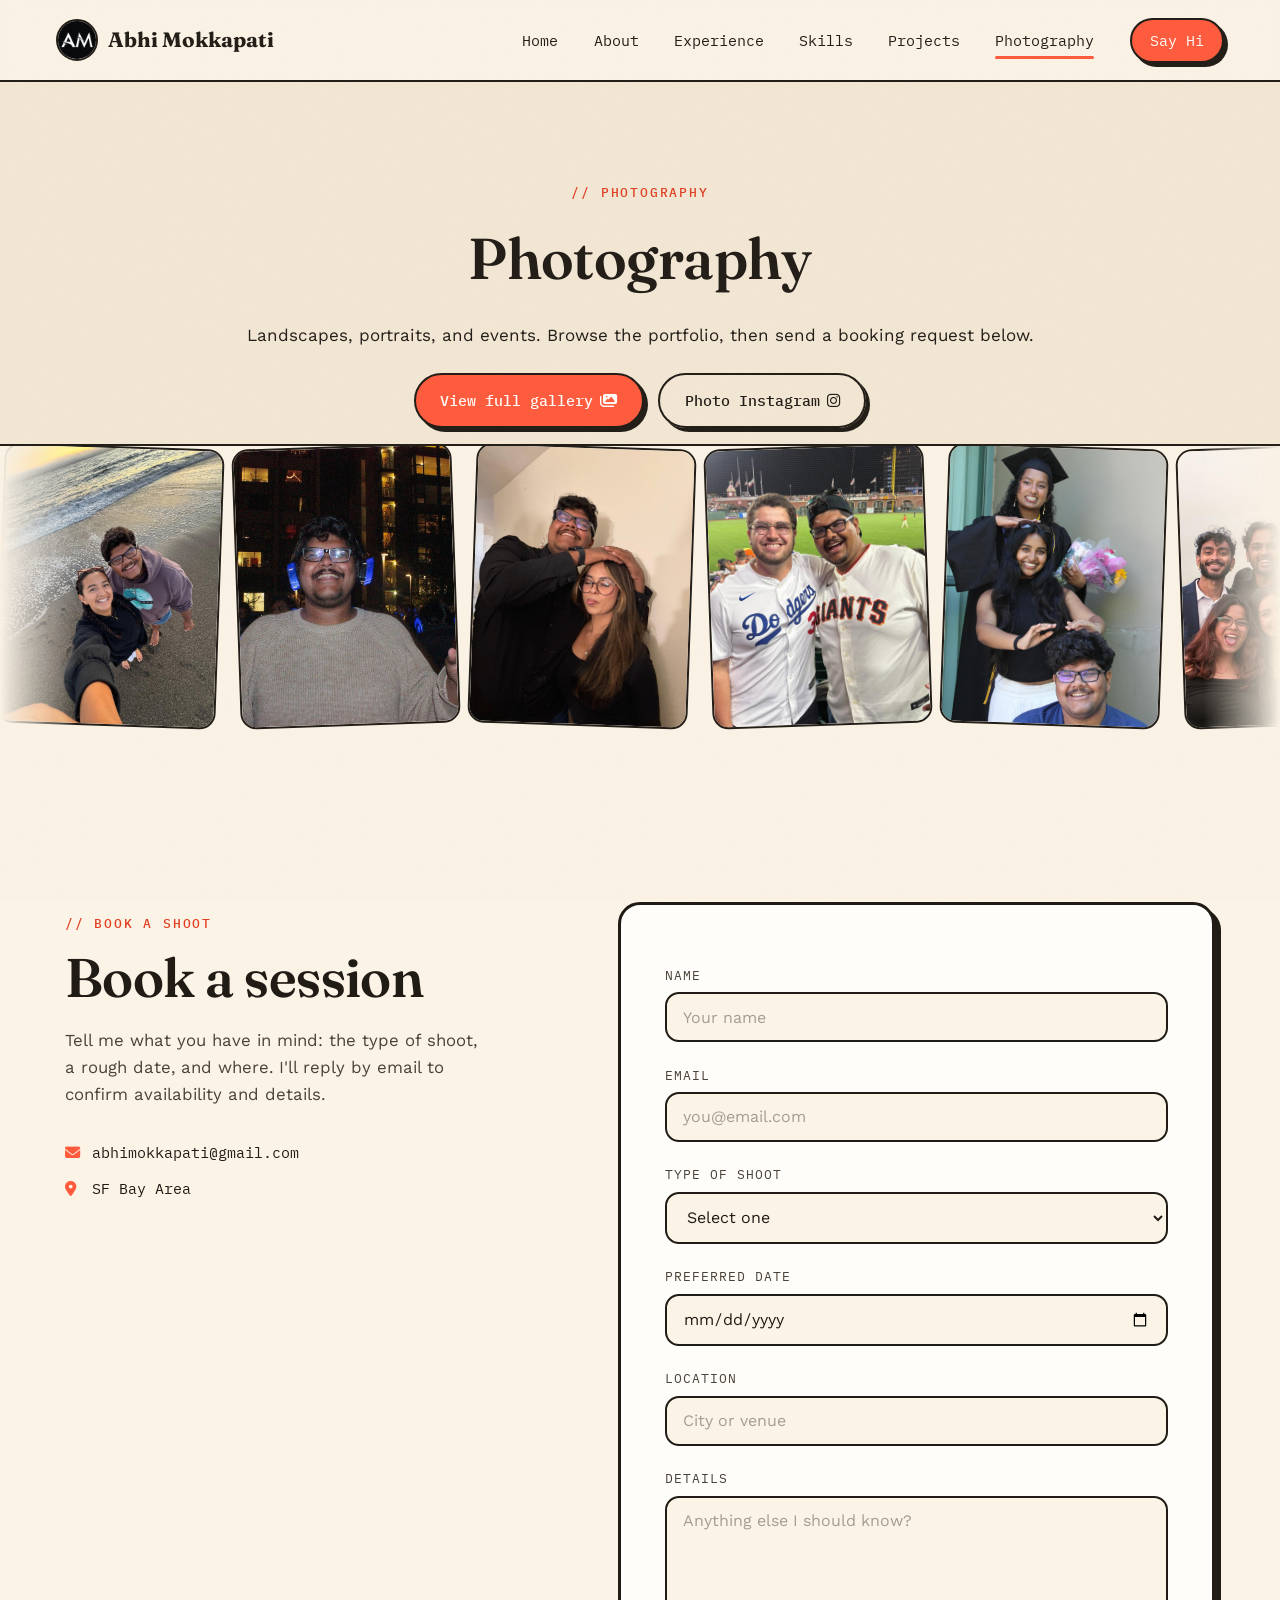
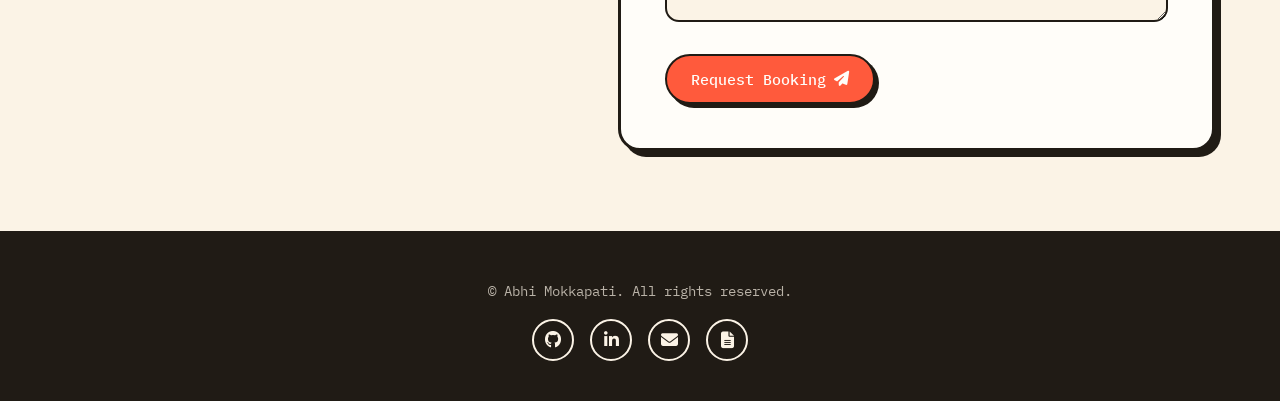
<file: photography/photography.html>
<!DOCTYPE html>
<html lang="en">
<head>
  <meta charset="UTF-8" />
  <meta name="viewport" content="width=device-width, initial-scale=1.0" />
  <title>Abhi Mokkapati | Photography</title>
  <meta name="description" content="Photography portfolio and booking inquiries." />
  <link rel="icon" href="../images/am-logo-96.jpg" />
  <link rel="stylesheet" href="../assets/css/base.css?v=5" />
  <link rel="stylesheet" href="../contact/contact.css?v=5" />
  <link rel="stylesheet" href="../projects/projects.css?v=5" />
  <link rel="stylesheet" href="photography.css?v=5" />
  <link href="https://fonts.googleapis.com/css2?family=Fraunces:ital,opsz,wght@0,9..144,500..800;1,9..144,500..700&family=Work+Sans:wght@400;500;600;700&family=IBM+Plex+Mono:wght@400;500&display=swap" rel="stylesheet">
  <link rel="stylesheet" href="https://cdnjs.cloudflare.com/ajax/libs/font-awesome/6.6.0/css/all.min.css">
</head>

<body>
<header class="navbar">
  <div class="logo">
    <a href="../index.html">
      <img src="../images/am-logo-96.jpg" alt="Abhi Mokkapati Personal Logo">
      Abhi Mokkapati
    </a>
  </div>

  <button class="hamburger" id="hamburger">☰</button>

  <nav class="nav-links" id="navLinks">
    <a href="../index.html">Home</a>
    <a href="../index.html#about">About</a>
    <a href="../index.html#experience">Experience</a>
    <a href="../index.html#skills">Skills</a>
    <a href="../projects/projects.html">Projects</a>
    <a href="photography.html" class="active">Photography</a>
    <a href="../contact/contact.html" class="nav-cta">Say Hi</a>
  </nav>
</header>

  <main>
    <section class="hero-simple photo-hero">
      <p class="eyebrow">// photography</p>
      <h1>Photography</h1>
      <p>Landscapes, portraits, and events. Browse the portfolio, then send a booking request below.</p>
      <div class="photo-actions">
        <a href="gallery.html" class="btn btn-coral">View full gallery <i class="fa-solid fa-images"></i></a>
        <a href="https://www.instagram.com/abhisflics?igsh=NTc4MTIwNjQ2YQ%3D%3D&utm_source=qr" class="btn btn-outline" target="_blank" rel="noopener">Photo Instagram <i class="fab fa-instagram"></i></a>
      </div>
    </section>

    <section class="photo-strip photo-strip-wrap reveal" aria-label="Photo carousel">
      <div class="strip-track">
        <img src="../images/1.jpg" alt="">
        <img src="../images/2.jpg" alt="">
        <img src="../images/3.jpg" alt="">
        <img src="../images/4.jpg" alt="">
        <img src="../images/5.jpg" alt="">
        <img src="../images/6.jpg" alt="">
        <img src="../images/7.jpg" alt="">
        <img src="../images/1.jpg" alt="" aria-hidden="true">
        <img src="../images/2.jpg" alt="" aria-hidden="true">
        <img src="../images/3.jpg" alt="" aria-hidden="true">
        <img src="../images/4.jpg" alt="" aria-hidden="true">
        <img src="../images/5.jpg" alt="" aria-hidden="true">
        <img src="../images/6.jpg" alt="" aria-hidden="true">
        <img src="../images/7.jpg" alt="" aria-hidden="true">
      </div>
    </section>

    <section class="booking" id="book">
      <div class="contact-wrap">
        <div class="contact-intro">
          <p class="eyebrow">// book a shoot</p>
          <h1>Book a session</h1>
          <p class="contact-sub">
            Tell me what you have in mind: the type of shoot, a rough date, and where. I'll reply
            by email to confirm availability and details.
          </p>
          <ul class="contact-details">
            <li><i class="fa-solid fa-envelope"></i> abhimokkapati@gmail.com</li>
            <li><i class="fa-solid fa-location-dot"></i> SF Bay Area</li>
          </ul>
        </div>

        <div class="contact-panel">
          <form action="https://formspree.io/f/xqayvaev" method="POST" class="contact-form" id="bookingForm">
            <input type="hidden" name="_subject" value="Photography booking request">

            <label for="name">Name</label>
            <input type="text" id="name" name="name" placeholder="Your name" required>

            <label for="email">Email</label>
            <input type="email" id="email" name="_replyto" placeholder="you@email.com" required>

            <label for="type">Type of shoot</label>
            <select id="type" name="shoot_type" required>
              <option value="" disabled selected>Select one</option>
              <option>Portraits</option>
              <option>Graduation</option>
              <option>Event</option>
              <option>Couples / Family</option>
              <option>Other</option>
            </select>

            <label for="date">Preferred date</label>
            <input type="date" id="date" name="preferred_date">

            <label for="location">Location</label>
            <input type="text" id="location" name="location" placeholder="City or venue">

            <label for="message">Details</label>
            <textarea id="message" name="message" rows="5" placeholder="Anything else I should know?" required></textarea>

            <button type="submit" class="btn btn-coral">Request Booking <i class="fa-solid fa-paper-plane"></i></button>
          </form>

          <div id="confirmation" class="confirmation" style="display:none;">
            <span class="confirmation-icon">✦</span>
            <p>Your booking request has been received. I'll get back to you soon!</p>
            <button id="sendAnother" class="btn btn-outline">Send Another Request</button>
          </div>
        </div>
      </div>
    </section>
  </main>

  <footer>
    <p>&copy; Abhi Mokkapati. All rights reserved.</p>

    <div class="footer-socials">
      <a href="https://github.com/AbhiMokkapati" target="_blank" rel="noopener" aria-label="GitHub">
        <i class="fab fa-github"></i>
      </a>
      <a href="https://www.linkedin.com/in/abhiram-mokkapati" target="_blank" rel="noopener" aria-label="LinkedIn">
        <i class="fab fa-linkedin-in"></i>
      </a>
      <a href="mailto:abhimokkapati@gmail.com" aria-label="Email">
        <i class="fa-solid fa-envelope"></i>
      </a>
      <a href="../assets/Abhiram_Mokkapati_Resume.pdf" target="_blank" rel="noopener" aria-label="Resume (PDF)">
        <i class="fa-solid fa-file-lines"></i>
      </a>
    </div>
  </footer>

<script src="../assets/js/base.js"></script>
<script>
  const form = document.getElementById('bookingForm');
  const confirmation = document.getElementById('confirmation');
  const sendAnotherBtn = document.getElementById('sendAnother');

  form.addEventListener('submit', async (e) => {
    e.preventDefault();
    try {
      const response = await fetch(form.action, {
        method: 'POST',
        body: new FormData(form),
        headers: { 'Accept': 'application/json' }
      });
      if (response.ok) {
        form.style.display = 'none';
        confirmation.style.display = 'flex';
      } else {
        console.error('Form submission failed.');
      }
    } catch (error) {
      console.error('Error submitting form:', error);
    }
  });

  sendAnotherBtn.addEventListener('click', () => {
    form.reset();
    form.style.display = 'flex';
    confirmation.style.display = 'none';
  });
</script>
</body>
</html>
</file>
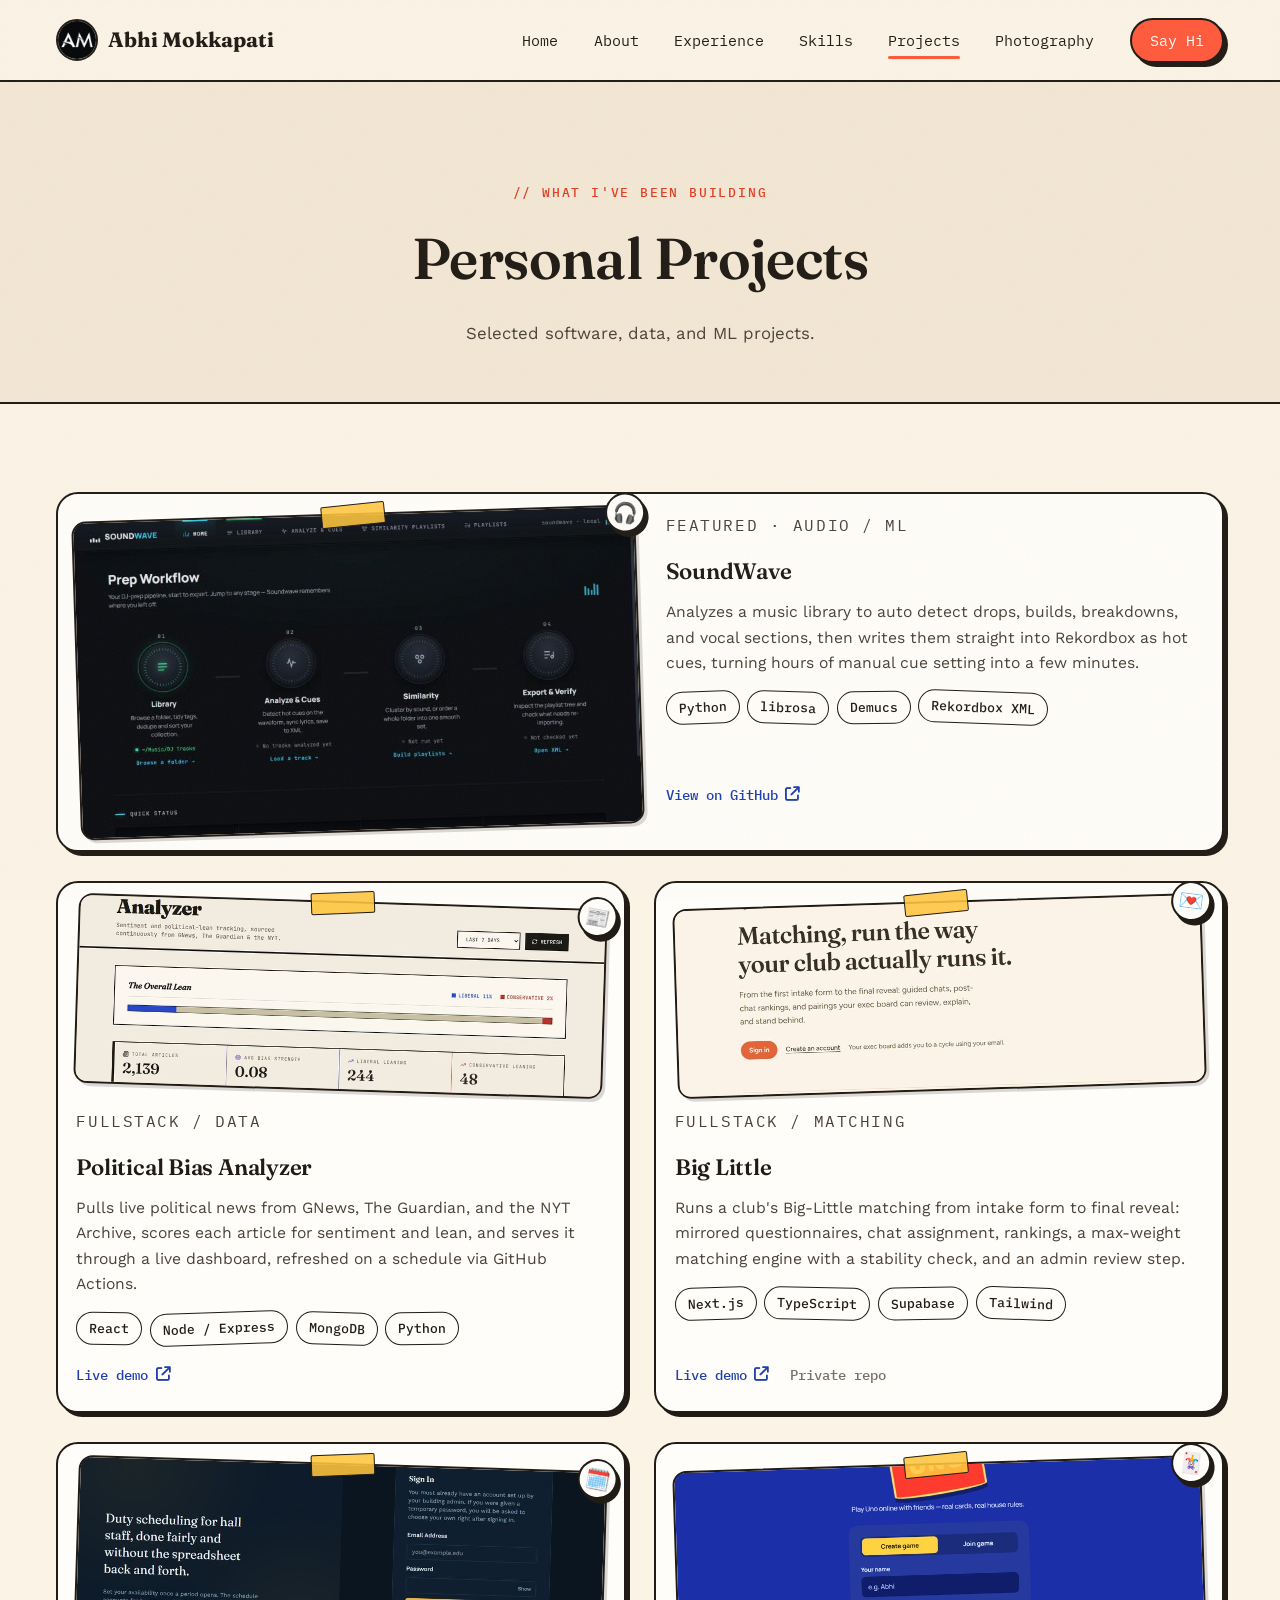
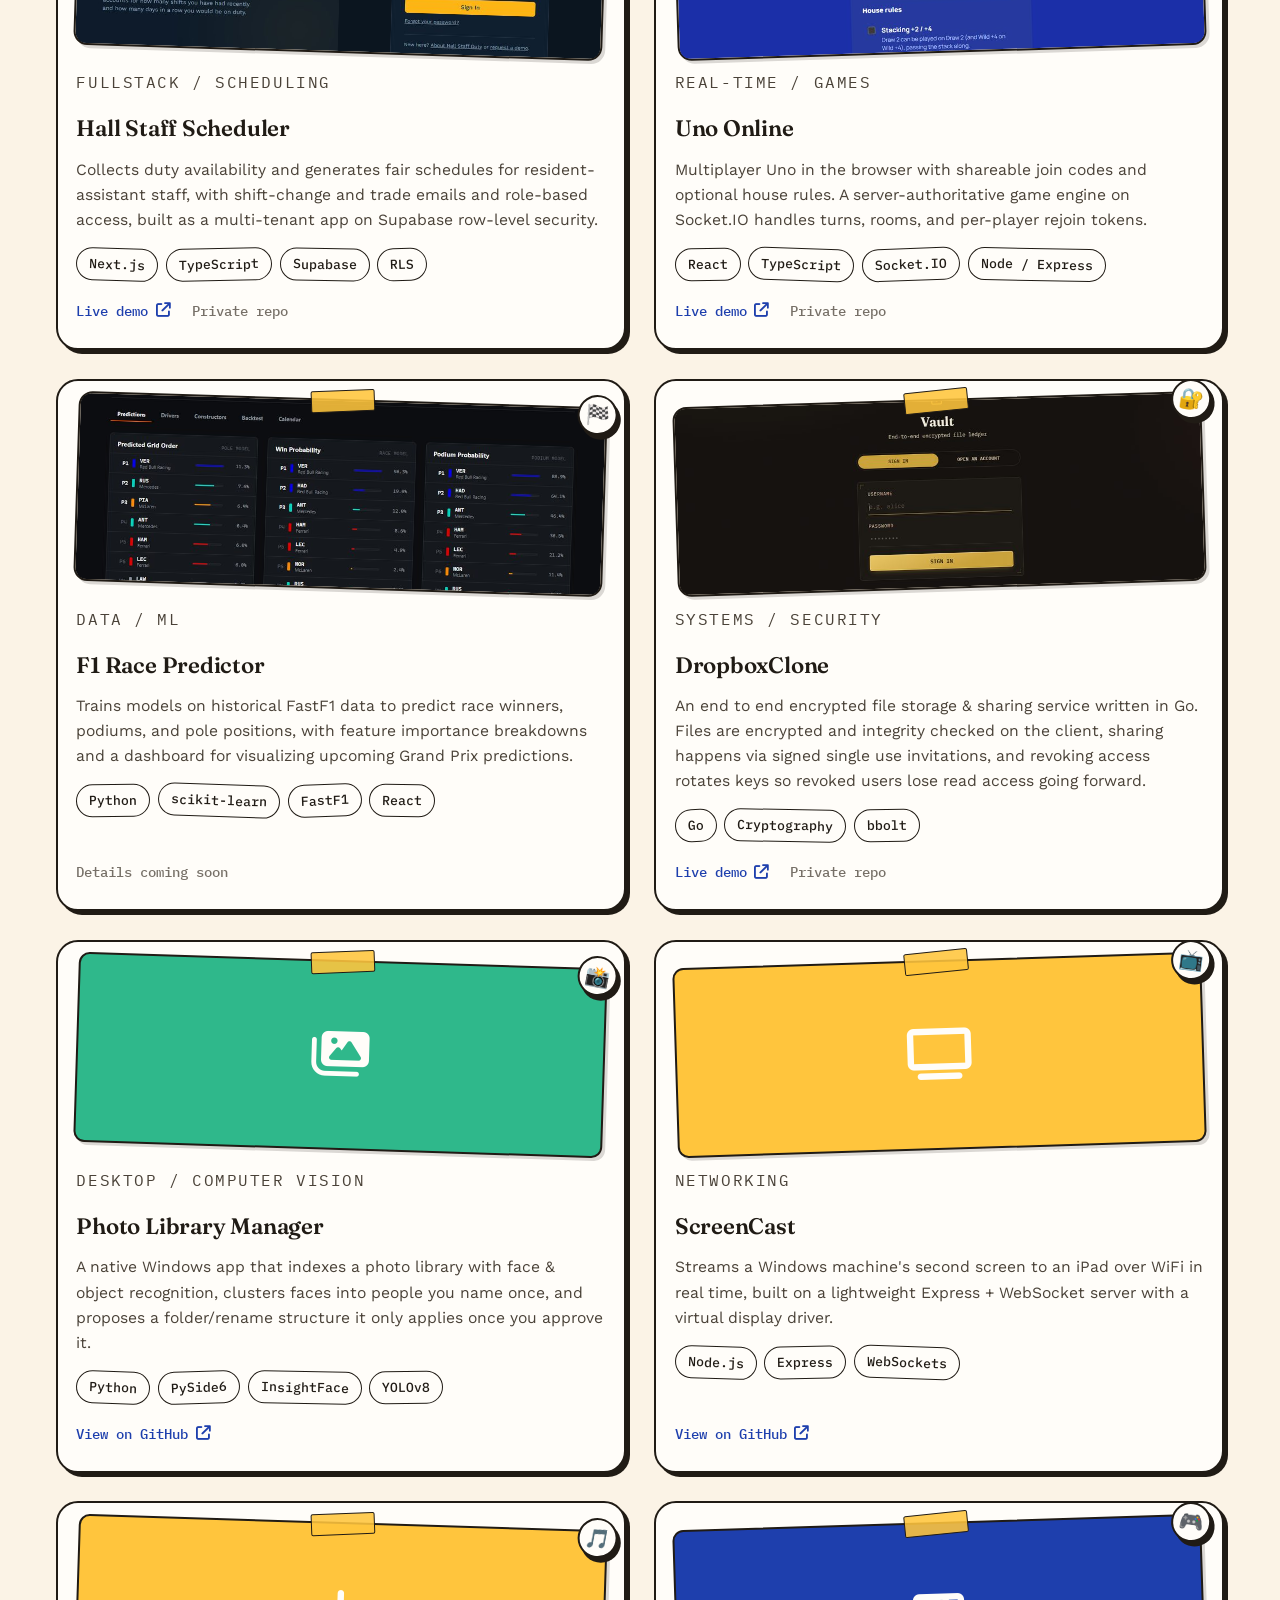
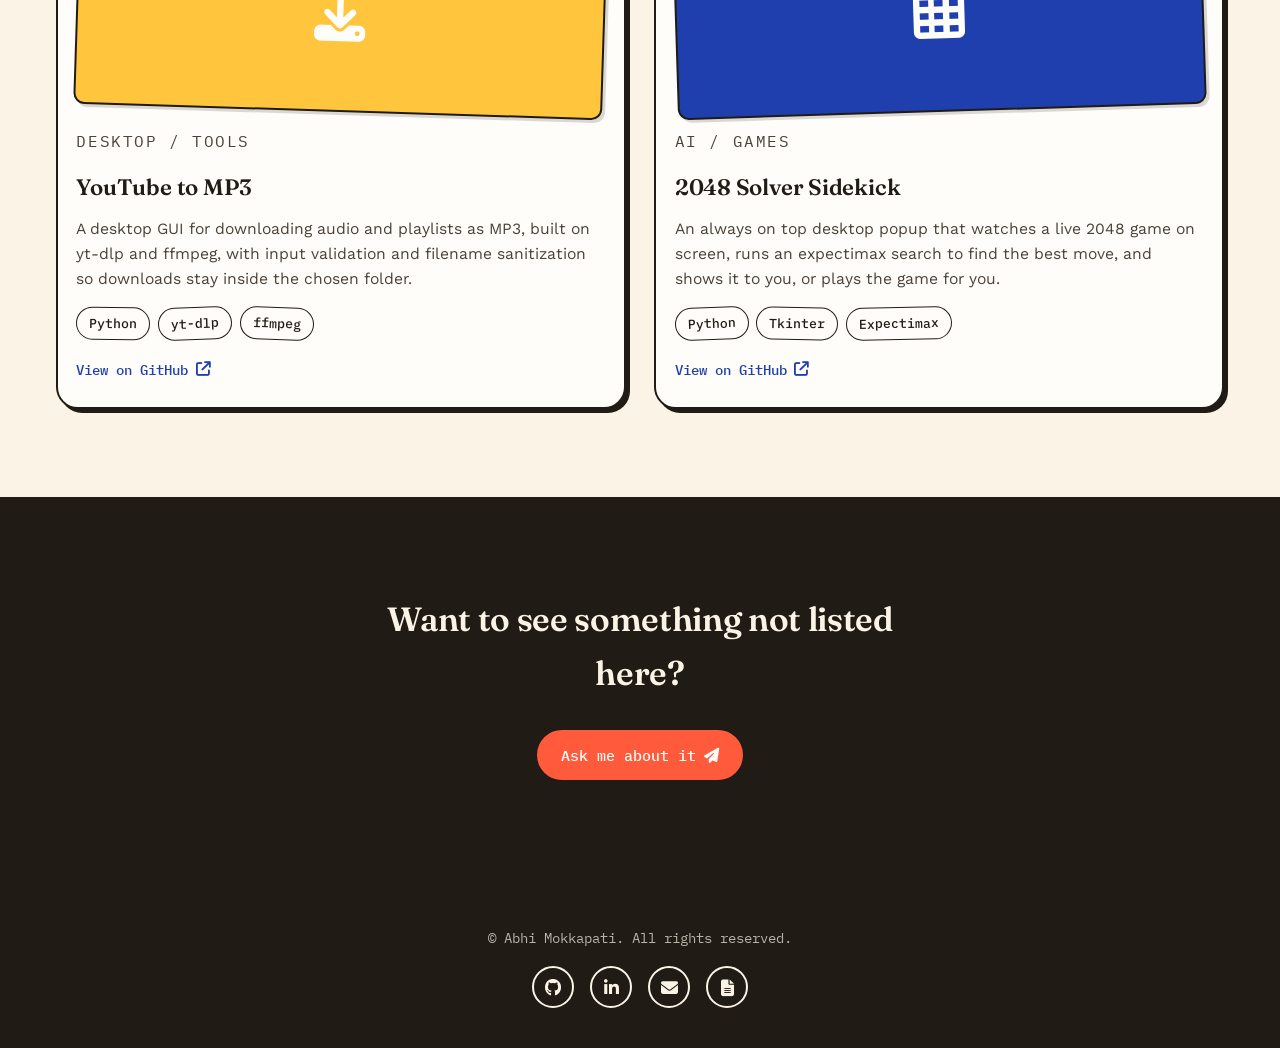
<file: projects/projects.html>
<!DOCTYPE html>
<html lang="en">
<head>
  <meta charset="UTF-8" />
  <meta name="viewport" content="width=device-width, initial-scale=1.0" />
  <title>Abhi Mokkapati | Projects</title>
  <meta name="description" content="Fullstack, data, and ML projects by Abhi Mokkapati: SoundWave, Political Bias Analyzer, Big Little, an encrypted file sharing service, and more." />
  <link rel="icon" href="../images/am-logo-96.jpg" />
  <link rel="stylesheet" href="../assets/css/base.css?v=5" />
  <link rel="stylesheet" href="projects.css?v=5" />
  <link href="https://fonts.googleapis.com/css2?family=Fraunces:ital,opsz,wght@0,9..144,500..800;1,9..144,500..700&family=Work+Sans:wght@400;500;600;700&family=IBM+Plex+Mono:wght@400;500&display=swap" rel="stylesheet">
  <link rel="stylesheet" href="https://cdnjs.cloudflare.com/ajax/libs/font-awesome/6.6.0/css/all.min.css">
</head>

<body>
<header class="navbar">
  <div class="logo">
    <a href="../index.html">
      <img src="../images/am-logo-96.jpg" alt="Abhi Mokkapati Personal Logo">
      Abhi Mokkapati
    </a>
  </div>

  <button class="hamburger" id="hamburger">☰</button>

  <nav class="nav-links" id="navLinks">
    <a href="../index.html">Home</a>
    <a href="../index.html#about">About</a>
    <a href="../index.html#experience">Experience</a>
    <a href="../index.html#skills">Skills</a>
    <a href="projects.html" class="active">Projects</a>
    <a href="../photography/photography.html">Photography</a>
    <a href="../contact/contact.html" class="nav-cta">Say Hi</a>
  </nav>
</header>

  <main>
    <section class="hero-simple">
      <p class="eyebrow">// what i've been building</p>
      <h1>Personal Projects</h1>
      <p>Selected software, data, and ML projects.</p>
    </section>

    <section class="content">
      <div class="project-grid">

        <a href="https://github.com/AbhiMokkapati/Soundwave" class="project-card featured" target="_blank" rel="noopener">
          <div class="project-media">
            <img src="./images/soundwave.jpg" alt="SoundWave Prep Workflow screen">
            <span class="project-sticker">🎧</span>
          </div>
          <div class="project-body">
            <p class="project-tag-line">FEATURED · AUDIO / ML</p>
            <h2>SoundWave</h2>
            <p>Analyzes a music library to auto detect drops, builds, breakdowns, and vocal sections, then writes them straight into Rekordbox as hot cues, turning hours of manual cue setting into a few minutes.</p>
            <div class="tag-cloud">
              <span class="tag" style="--r:-2deg">Python</span>
              <span class="tag" style="--r:2deg">librosa</span>
              <span class="tag" style="--r:-1deg">Demucs</span>
              <span class="tag" style="--r:2deg">Rekordbox XML</span>
            </div>
            <span class="project-link">View on GitHub <i class="fa-solid fa-arrow-up-right-from-square"></i></span>
          </div>
        </a>

        <div class="project-card">
          <div class="project-media">
            <img src="./images/political-bias.jpg" alt="Political Bias Analyzer dashboard">
            <span class="project-sticker">📰</span>
          </div>
          <div class="project-body">
            <p class="project-tag-line">FULLSTACK / DATA</p>
            <h2>Political Bias Analyzer</h2>
            <p>Pulls live political news from GNews, The Guardian, and the NYT Archive, scores each article for sentiment and lean, and serves it through a live dashboard, refreshed on a schedule via GitHub Actions.</p>
            <div class="tag-cloud">
              <span class="tag" style="--r:1deg">React</span>
              <span class="tag" style="--r:-2deg">Node / Express</span>
              <span class="tag" style="--r:2deg">MongoDB</span>
              <span class="tag" style="--r:-1deg">Python</span>
            </div>
            <div class="project-link-row">
              <a href="https://political-bias-analyzer.vercel.app/" class="project-link" target="_blank" rel="noopener">Live demo <i class="fa-solid fa-arrow-up-right-from-square"></i></a>
            </div>
          </div>
        </div>

        <div class="project-card">
          <div class="project-media">
            <img src="./images/big-little.jpg" alt="Big Little landing page">
            <span class="project-sticker">💌</span>
          </div>
          <div class="project-body">
            <p class="project-tag-line">FULLSTACK / MATCHING</p>
            <h2>Big Little</h2>
            <p>Runs a club's Big-Little matching from intake form to final reveal: mirrored questionnaires, chat assignment, rankings, a max-weight matching engine with a stability check, and an admin review step.</p>
            <div class="tag-cloud">
              <span class="tag" style="--r:-2deg">Next.js</span>
              <span class="tag" style="--r:1deg">TypeScript</span>
              <span class="tag" style="--r:-1deg">Supabase</span>
              <span class="tag" style="--r:2deg">Tailwind</span>
            </div>
            <div class="project-link-row">
              <a href="https://big-little-five.vercel.app" class="project-link" target="_blank" rel="noopener">Live demo <i class="fa-solid fa-arrow-up-right-from-square"></i></a>
              <span class="project-link project-link-soon">Private repo</span>
            </div>
          </div>
        </div>

        <div class="project-card">
          <div class="project-media">
            <img src="./images/hall-staff.jpg" alt="Hall Staff Duty sign in page">
            <span class="project-sticker">🗓️</span>
          </div>
          <div class="project-body">
            <p class="project-tag-line">FULLSTACK / SCHEDULING</p>
            <h2>Hall Staff Scheduler</h2>
            <p>Collects duty availability and generates fair schedules for resident-assistant staff, with shift-change and trade emails and role-based access, built as a multi-tenant app on Supabase row-level security.</p>
            <div class="tag-cloud">
              <span class="tag" style="--r:2deg">Next.js</span>
              <span class="tag" style="--r:-1deg">TypeScript</span>
              <span class="tag" style="--r:1deg">Supabase</span>
              <span class="tag" style="--r:-2deg">RLS</span>
            </div>
            <div class="project-link-row">
              <a href="https://ra-scheduling.vercel.app" class="project-link" target="_blank" rel="noopener">Live demo <i class="fa-solid fa-arrow-up-right-from-square"></i></a>
              <span class="project-link project-link-soon">Private repo</span>
            </div>
          </div>
        </div>

        <div class="project-card">
          <div class="project-media">
            <img src="./images/uno.jpg" alt="Uno Online create game screen">
            <span class="project-sticker">🃏</span>
          </div>
          <div class="project-body">
            <p class="project-tag-line">REAL-TIME / GAMES</p>
            <h2>Uno Online</h2>
            <p>Multiplayer Uno in the browser with shareable join codes and optional house rules. A server-authoritative game engine on Socket.IO handles turns, rooms, and per-player rejoin tokens.</p>
            <div class="tag-cloud">
              <span class="tag" style="--r:-1deg">React</span>
              <span class="tag" style="--r:2deg">TypeScript</span>
              <span class="tag" style="--r:-2deg">Socket.IO</span>
              <span class="tag" style="--r:1deg">Node / Express</span>
            </div>
            <div class="project-link-row">
              <a href="https://uno-online-omega.vercel.app" class="project-link" target="_blank" rel="noopener">Live demo <i class="fa-solid fa-arrow-up-right-from-square"></i></a>
              <span class="project-link project-link-soon">Private repo</span>
            </div>
          </div>
        </div>

        <div class="project-card">
          <div class="project-media">
            <img src="./images/f1-predictor.jpg" alt="F1 Race Predictor predictions dashboard">
            <span class="project-sticker">🏁</span>
          </div>
          <div class="project-body">
            <p class="project-tag-line">DATA / ML</p>
            <h2>F1 Race Predictor</h2>
            <p>Trains models on historical FastF1 data to predict race winners, podiums, and pole positions, with feature importance breakdowns and a dashboard for visualizing upcoming Grand Prix predictions.</p>
            <div class="tag-cloud">
              <span class="tag" style="--r:-1deg">Python</span>
              <span class="tag" style="--r:2deg">scikit-learn</span>
              <span class="tag" style="--r:-2deg">FastF1</span>
              <span class="tag" style="--r:1deg">React</span>
            </div>
            <span class="project-link project-link-soon">Details coming soon</span>
          </div>
        </div>

        <div class="project-card">
          <div class="project-media">
            <img src="./images/dropbox.jpg" alt="DropboxClone Vault sign in screen">
            <span class="project-sticker">🔐</span>
          </div>
          <div class="project-body">
            <p class="project-tag-line">SYSTEMS / SECURITY</p>
            <h2>DropboxClone</h2>
            <p>An end to end encrypted file storage &amp; sharing service written in Go. Files are encrypted and integrity checked on the client, sharing happens via signed single use invitations, and revoking access rotates keys so revoked users lose read access going forward.</p>
            <div class="tag-cloud">
              <span class="tag" style="--r:-2deg">Go</span>
              <span class="tag" style="--r:1deg">Cryptography</span>
              <span class="tag" style="--r:-1deg">bbolt</span>
            </div>
            <div class="project-link-row">
              <a href="https://dropboxclone-qi61.onrender.com" class="project-link" target="_blank" rel="noopener">Live demo <i class="fa-solid fa-arrow-up-right-from-square"></i></a>
              <span class="project-link project-link-soon">Private repo</span>
            </div>
          </div>
        </div>

        <div class="project-card">
          <div class="project-media icon-tile" style="background:var(--mint)">
            <i class="fa-solid fa-images"></i>
            <span class="project-sticker">📸</span>
          </div>
          <div class="project-body">
            <p class="project-tag-line">DESKTOP / COMPUTER VISION</p>
            <h2>Photo Library Manager</h2>
            <p>A native Windows app that indexes a photo library with face &amp; object recognition, clusters faces into people you name once, and proposes a folder/rename structure it only applies once you approve it.</p>
            <div class="tag-cloud">
              <span class="tag" style="--r:2deg">Python</span>
              <span class="tag" style="--r:-2deg">PySide6</span>
              <span class="tag" style="--r:1deg">InsightFace</span>
              <span class="tag" style="--r:-1deg">YOLOv8</span>
            </div>
            <a href="https://github.com/AbhiMokkapati/photo-library-manager" class="project-link" target="_blank" rel="noopener">View on GitHub <i class="fa-solid fa-arrow-up-right-from-square"></i></a>
          </div>
        </div>

        <div class="project-card">
          <div class="project-media icon-tile" style="background:var(--marigold)">
            <i class="fa-solid fa-tv"></i>
            <span class="project-sticker">📺</span>
          </div>
          <div class="project-body">
            <p class="project-tag-line">NETWORKING</p>
            <h2>ScreenCast</h2>
            <p>Streams a Windows machine's second screen to an iPad over WiFi in real time, built on a lightweight Express + WebSocket server with a virtual display driver.</p>
            <div class="tag-cloud">
              <span class="tag" style="--r:2deg">Node.js</span>
              <span class="tag" style="--r:-1deg">Express</span>
              <span class="tag" style="--r:2deg">WebSockets</span>
            </div>
            <a href="https://github.com/AbhiMokkapati/screencast" class="project-link" target="_blank" rel="noopener">View on GitHub <i class="fa-solid fa-arrow-up-right-from-square"></i></a>
          </div>
        </div>

        <div class="project-card">
          <div class="project-media icon-tile" style="background:var(--marigold)">
            <i class="fa-solid fa-download"></i>
            <span class="project-sticker">🎵</span>
          </div>
          <div class="project-body">
            <p class="project-tag-line">DESKTOP / TOOLS</p>
            <h2>YouTube to MP3</h2>
            <p>A desktop GUI for downloading audio and playlists as MP3, built on yt-dlp and ffmpeg, with input validation and filename sanitization so downloads stay inside the chosen folder.</p>
            <div class="tag-cloud">
              <span class="tag" style="--r:1deg">Python</span>
              <span class="tag" style="--r:-2deg">yt-dlp</span>
              <span class="tag" style="--r:2deg">ffmpeg</span>
            </div>
            <a href="https://github.com/AbhiMokkapati/youtube-to-mp3" class="project-link" target="_blank" rel="noopener">View on GitHub <i class="fa-solid fa-arrow-up-right-from-square"></i></a>
          </div>
        </div>

        <div class="project-card">
          <div class="project-media icon-tile" style="background:var(--blue-deep)">
            <i class="fa-solid fa-table-cells"></i>
            <span class="project-sticker">🎮</span>
          </div>
          <div class="project-body">
            <p class="project-tag-line">AI / GAMES</p>
            <h2>2048 Solver Sidekick</h2>
            <p>An always on top desktop popup that watches a live 2048 game on screen, runs an expectimax search to find the best move, and shows it to you, or plays the game for you.</p>
            <div class="tag-cloud">
              <span class="tag" style="--r:-2deg">Python</span>
              <span class="tag" style="--r:1deg">Tkinter</span>
              <span class="tag" style="--r:-1deg">Expectimax</span>
            </div>
            <a href="https://github.com/AbhiMokkapati/2048-solver" class="project-link" target="_blank" rel="noopener">View on GitHub <i class="fa-solid fa-arrow-up-right-from-square"></i></a>
          </div>
        </div>

      </div>
    </section>

    <section class="cta">
      <h2>Want to see something not listed here?</h2>
      <a href="../contact/contact.html" class="btn btn-coral">Ask me about it <i class="fa-solid fa-paper-plane"></i></a>
    </section>
  </main>

  <footer>
    <p>&copy; Abhi Mokkapati. All rights reserved.</p>

    <div class="footer-socials">
      <a href="https://github.com/AbhiMokkapati" target="_blank" rel="noopener" aria-label="GitHub">
        <i class="fab fa-github"></i>
      </a>
      <a href="https://www.linkedin.com/in/abhiram-mokkapati" target="_blank" rel="noopener" aria-label="LinkedIn">
        <i class="fab fa-linkedin-in"></i>
      </a>
      <a href="mailto:abhimokkapati@gmail.com" aria-label="Email">
        <i class="fa-solid fa-envelope"></i>
      </a>
      <a href="../assets/Abhiram_Mokkapati_Resume.pdf" target="_blank" rel="noopener" aria-label="Resume (PDF)">
        <i class="fa-solid fa-file-lines"></i>
      </a>
    </div>
  </footer>

<script src="../assets/js/base.js"></script>
</body>
</html>
</file>
<file: assets/css/base.css>
/* ============================================
   Abhi Mokkapati — shared design tokens & base
   ============================================ */

:root {
  /* palette — cream base, coral/blue/marigold sticker accents */
  --cream: #FBF3E6;
  --cream-deep: #F3E7D4;
  --ink: #201B15;
  --ink-soft: #4A4238;
  --coral: #FF5A3C;
  --coral-deep: #E13F22;
  --blue: #2F5FE0;
  --blue-deep: #1E3FAD;
  --marigold: #FFC53D;
  --mint: #2FB88B;
  --paper: #FFFDF9;
  --line: rgba(32, 27, 21, 0.14);

  --font-display: "Fraunces", "Georgia", serif;
  --font-body: "Work Sans", "Helvetica Neue", sans-serif;
  --font-mono: "IBM Plex Mono", "Courier New", monospace;

  --radius: 22px;
  --shadow-pop: 6px 6px 0 var(--ink);
  --shadow-pop-sm: 4px 4px 0 var(--ink);
  --ease-pop: cubic-bezier(0.34, 1.56, 0.64, 1);
}

* { box-sizing: border-box; }

html {
  scroll-behavior: smooth;
}

body {
  margin: 0;
  background-color: var(--cream);
  color: var(--ink);
  font-family: var(--font-body);
  font-size: 17px;
  line-height: 1.6;
  position: relative;
  overflow-x: hidden;
}

/* subtle paper grain over everything */
body::before {
  content: "";
  position: fixed;
  inset: 0;
  z-index: 9999;
  pointer-events: none;
  opacity: 0.045;
  background-image: url("data:image/svg+xml,%3Csvg xmlns='http://www.w3.org/2000/svg' width='140' height='140'%3E%3Cfilter id='n'%3E%3CfeTurbulence type='fractalNoise' baseFrequency='0.9' numOctaves='2' stitchTiles='stitch'/%3E%3C/filter%3E%3Crect width='100%25' height='100%25' filter='url(%23n)'/%3E%3C/svg%3E");
}

h1, h2, h3, h4 {
  font-family: var(--font-display);
  font-weight: 600;
  margin: 0;
  color: var(--ink);
  letter-spacing: -0.01em;
}

a { color: inherit; text-decoration: none; }

img { max-width: 100%; display: block; }

.eyebrow {
  font-family: var(--font-mono);
  font-size: 0.8rem;
  text-transform: uppercase;
  letter-spacing: 0.14em;
  color: var(--coral-deep);
  font-weight: 500;
}

.squiggle {
  position: relative;
  white-space: nowrap;
}
.squiggle::after {
  content: "";
  position: absolute;
  left: -2%;
  right: -2%;
  bottom: -0.12em;
  height: 0.35em;
  background-image: url("data:image/svg+xml,%3Csvg xmlns='http://www.w3.org/2000/svg' viewBox='0 0 100 12' preserveAspectRatio='none'%3E%3Cpath d='M0 8 Q 8 0, 16 8 T 32 8 T 48 8 T 64 8 T 80 8 T 100 8' fill='none' stroke='%23FFC53D' stroke-width='5' stroke-linecap='round'/%3E%3C/svg%3E");
  background-repeat: repeat-x;
  background-size: 60px 100%;
  z-index: -1;
}

/* ---------- buttons ---------- */
.btn {
  display: inline-flex;
  align-items: center;
  gap: 0.5em;
  font-family: var(--font-mono);
  font-weight: 500;
  font-size: 0.95rem;
  padding: 0.85em 1.6em;
  border-radius: 100px;
  border: 2px solid var(--ink);
  background: var(--marigold);
  color: var(--ink);
  cursor: pointer;
  box-shadow: var(--shadow-pop-sm);
  transition: transform 0.18s var(--ease-pop), box-shadow 0.18s var(--ease-pop);
}
.btn:hover {
  transform: translate(-2px, -2px);
  box-shadow: 6px 6px 0 var(--ink);
}
.btn:active {
  transform: translate(1px, 1px);
  box-shadow: 2px 2px 0 var(--ink);
}
.btn.btn-coral { background: var(--coral); color: var(--paper); }
.btn.btn-outline { background: transparent; }

/* ---------- sticker tag ---------- */
.tag {
  display: inline-block;
  font-family: var(--font-mono);
  font-size: 0.82rem;
  font-weight: 500;
  padding: 0.4em 0.9em;
  border-radius: 100px;
  border: 1.5px solid var(--ink);
  background: var(--paper);
  transform: rotate(var(--r, -2deg));
  transition: transform 0.25s var(--ease-pop);
}
.tag:hover { transform: rotate(0deg) scale(1.06); }

/* ============================================
   Navbar
   ============================================ */
.navbar {
  position: sticky;
  top: 0;
  z-index: 100;
  display: flex;
  align-items: center;
  justify-content: space-between;
  padding: 1.1rem clamp(1.25rem, 5vw, 3.5rem);
  background: rgba(251, 243, 230, 0.85);
  backdrop-filter: blur(10px);
  border-bottom: 2px solid var(--ink);
}

.navbar .logo a {
  display: flex;
  align-items: center;
  gap: 0.6rem;
  font-family: var(--font-display);
  font-weight: 700;
  font-size: 1.3rem;
  white-space: nowrap;
}
.navbar .logo img {
  width: 42px;
  height: 42px;
  border-radius: 50%;
  border: 2px solid var(--ink);
  object-fit: cover;
}

.nav-links {
  display: flex;
  align-items: center;
  gap: clamp(1rem, 3vw, 2.2rem);
  font-family: var(--font-mono);
  font-size: 0.95rem;
}

.nav-links a {
  position: relative;
  padding: 0.2rem 0;
  white-space: nowrap;
}
.nav-links a::after {
  content: "";
  position: absolute;
  left: 0; right: 100%;
  bottom: -4px;
  height: 3px;
  background: var(--coral);
  border-radius: 2px;
  transition: right 0.25s var(--ease-pop);
}
.nav-links a:hover::after,
.nav-links a.active::after { right: 0; }

.nav-links a.nav-cta {
  border: 2px solid var(--ink);
  background: var(--coral);
  color: var(--paper);
  padding: 0.55em 1.2em;
  border-radius: 100px;
  box-shadow: var(--shadow-pop-sm);
}
.nav-links a.nav-cta::after { display: none; }

.hamburger {
  display: none;
  background: none;
  border: 2px solid var(--ink);
  border-radius: 10px;
  font-size: 1.3rem;
  padding: 0.3rem 0.6rem;
  cursor: pointer;
  color: var(--ink);
}

@media (max-width: 1040px) {
  .hamburger { display: block; order: 3; }
  .nav-links {
    position: absolute;
    top: 100%;
    left: 0;
    right: 0;
    flex-direction: column;
    align-items: flex-start;
    gap: 1.1rem;
    background: var(--cream);
    border-bottom: 2px solid var(--ink);
    padding: 1.5rem clamp(1.25rem, 5vw, 3.5rem) 2rem;
    transform: translateY(-8px);
    opacity: 0;
    pointer-events: none;
    transition: all 0.25s var(--ease-pop);
  }
  .nav-links.show {
    transform: translateY(0);
    opacity: 1;
    pointer-events: auto;
  }
}

/* ============================================
   Footer
   ============================================ */
footer {
  position: relative;
  padding: 3rem clamp(1.25rem, 5vw, 3.5rem) 2.5rem;
  background: var(--ink);
  color: var(--cream);
  text-align: center;
  border-top: 2px solid var(--ink);
}
footer p {
  font-family: var(--font-mono);
  font-size: 0.85rem;
  opacity: 0.7;
  margin: 0 0 1rem;
}
.footer-socials {
  display: flex;
  justify-content: center;
  gap: 1rem;
}
.footer-socials a {
  width: 42px;
  height: 42px;
  display: grid;
  place-items: center;
  border-radius: 50%;
  border: 2px solid var(--cream);
  color: var(--cream);
  transition: all 0.2s var(--ease-pop);
}
.footer-socials a:hover {
  background: var(--coral);
  border-color: var(--coral);
  color: var(--ink);
  transform: translateY(-3px) rotate(-6deg);
}

/* ---------- scroll reveal ---------- */
.reveal {
  opacity: 0;
  transform: translateY(24px);
  transition: opacity 0.7s var(--ease-pop), transform 0.7s var(--ease-pop);
}
.reveal.in-view {
  opacity: 1;
  transform: translateY(0);
}

@media (prefers-reduced-motion: reduce) {
  .reveal { opacity: 1; transform: none; transition: none; }
  html { scroll-behavior: auto; }
}
</file>
<file: index.css>
/* ============ HERO ============ */
.hero {
  position: relative;
  display: grid;
  grid-template-columns: 1.1fr 0.9fr;
  gap: 2rem;
  align-items: center;
  padding: clamp(3rem, 8vw, 6rem) clamp(1.25rem, 5vw, 3.5rem) clamp(4rem, 8vw, 6rem);
  overflow: hidden;
}

.hero-blob {
  position: absolute;
  border-radius: 50%;
  filter: blur(4px);
  opacity: 0.5;
  z-index: 0;
}
.blob-1 {
  width: 340px; height: 340px;
  background: var(--marigold);
  top: -120px; left: 8%;
  opacity: 0.35;
}
.blob-2 {
  width: 260px; height: 260px;
  background: var(--blue);
  bottom: -80px; right: 4%;
  opacity: 0.18;
}

.hero-copy { position: relative; z-index: 1; }

.hero h1 {
  font-size: clamp(2.4rem, 5.2vw, 4rem);
  line-height: 1.08;
  margin: 0.5rem 0 1.25rem;
}
.wave {
  display: inline-block;
  margin-left: 0.15em;
  animation: wave 2.4s ease-in-out infinite;
  transform-origin: 70% 70%;
}
@keyframes wave {
  0%, 60%, 100% { transform: rotate(0deg); }
  10% { transform: rotate(16deg); }
  20% { transform: rotate(-10deg); }
  30% { transform: rotate(16deg); }
  40% { transform: rotate(-4deg); }
}

.hero-sub {
  font-size: 1.1rem;
  color: var(--ink-soft);
  max-width: 46ch;
  margin-bottom: 1.75rem;
}

.hero-actions {
  display: flex;
  flex-wrap: wrap;
  gap: 1rem;
  margin-bottom: 2rem;
}

.hero-facts {
  list-style: none;
  display: flex;
  flex-wrap: wrap;
  gap: 0.6rem 1.4rem;
  margin: 0;
  padding: 0;
  font-family: var(--font-mono);
  font-size: 0.88rem;
  color: var(--ink-soft);
}
.hero-facts li { display: flex; align-items: center; gap: 0.5em; }
.hero-facts i { color: var(--coral); }

.hero-portrait {
  position: relative;
  z-index: 1;
  justify-self: center;
}
.portrait-frame {
  width: min(360px, 80vw);
  aspect-ratio: 4 / 5;
  border-radius: var(--radius);
  border: 3px solid var(--ink);
  overflow: hidden;
  box-shadow: var(--shadow-pop);
  transform: rotate(3deg);
  background: var(--paper);
}
.portrait-frame img {
  width: 100%; height: 100%; object-fit: cover;
}

.sticker {
  position: absolute;
  font-family: var(--font-mono);
  font-size: 0.8rem;
  font-weight: 500;
  background: var(--paper);
  border: 2px solid var(--ink);
  border-radius: 100px;
  padding: 0.5em 1em;
  box-shadow: var(--shadow-pop-sm);
}
.sticker-1 {
  top: -6%; right: -6%;
  background: var(--mint);
  color: var(--paper);
  transform: rotate(-8deg);
}
.sticker-2 {
  bottom: 6%; left: -10%;
  transform: rotate(6deg);
}

/* ============ MARQUEE ============ */
.marquee-wrap {
  border-top: 2px solid var(--ink);
  border-bottom: 2px solid var(--ink);
  background: var(--ink);
  overflow: hidden;
  padding: 0.9rem 0;
}
.marquee-track {
  display: flex;
  width: max-content;
  animation: marquee 26s linear infinite;
  font-family: var(--font-mono);
  font-weight: 500;
  font-size: 1rem;
  letter-spacing: 0.06em;
  color: var(--cream);
  white-space: nowrap;
}
.marquee-group {
  display: flex;
  flex-shrink: 0;
  gap: 1.4rem;
  padding-right: 1.4rem;
  min-width: 100vw;
  justify-content: space-around;
}
.marquee-track span:nth-child(2n) { color: var(--marigold); }
@keyframes marquee {
  from { transform: translateX(0); }
  to { transform: translateX(-50%); }
}
@media (prefers-reduced-motion: reduce) {
  .marquee-track { animation: none; }
}

/* ============ FEATURED PROJECTS ============ */
.featured {
  max-width: 1180px;
  margin: 0 auto;
  padding: clamp(3.5rem, 8vw, 5.5rem) clamp(1.25rem, 5vw, 3.5rem);
}
.featured h2 {
  font-size: clamp(1.9rem, 3.6vw, 2.6rem);
  margin: 0.4rem auto 0.5rem;
}
.featured-grid {
  display: grid;
  grid-template-columns: repeat(auto-fit, minmax(300px, 1fr));
  gap: 1.75rem;
}
.feature-card {
  display: flex;
  flex-direction: column;
  background: var(--paper);
  border: 2.5px solid var(--ink);
  border-radius: var(--radius);
  padding: 1.1rem 1.1rem 1.4rem;
  box-shadow: var(--shadow-pop-sm);
  transition: transform 0.25s var(--ease-pop);
}
.feature-card:hover { transform: translateY(-5px); }
.feature-media {
  aspect-ratio: 16 / 9;
  border: 2px solid var(--ink);
  border-radius: 12px;
  overflow: hidden;
  margin-bottom: 1.1rem;
  background: var(--cream-deep);
}
.feature-media img { width: 100%; height: 100%; object-fit: cover; display: block; }
.feature-kicker {
  font-family: var(--font-mono);
  font-size: 0.72rem;
  letter-spacing: 0.08em;
  color: var(--coral);
  margin: 0 0 0.3rem;
}
.feature-card h3 { font-size: 1.35rem; margin-bottom: 0.5rem; }
.feature-card > p:not(.feature-kicker) { color: var(--ink-soft); margin: 0 0 1rem; font-size: 0.95rem; }
.feature-card .tag-cloud { margin-bottom: 1.1rem; }
.feature-links {
  margin-top: auto;
  display: flex;
  flex-wrap: wrap;
  align-items: center;
  gap: 0.5rem 1.25rem;
  font-family: var(--font-mono);
  font-size: 0.85rem;
}
.feature-links a { font-weight: 500; border-bottom: 2px solid var(--coral); }
.feature-links a:hover { color: var(--coral); }
.feature-note { color: var(--ink-soft); }
.featured-more { margin-top: 2.5rem; text-align: center; }

/* ============ ABOUT ============ */
.about {
  max-width: 820px;
  margin: 0 auto;
  padding: clamp(4rem, 9vw, 7rem) clamp(1.25rem, 5vw, 3.5rem);
}

.about-copy h2 {
  font-size: clamp(1.9rem, 3.6vw, 2.6rem);
  margin: 0.4rem 0 1.1rem;
}
.about-copy p { color: var(--ink-soft); margin: 0 0 1rem; }
.about-copy em { color: var(--ink); font-style: normal; font-weight: 600; }

.about-stat-row {
  display: flex;
  gap: clamp(1.2rem, 4vw, 2.5rem);
  margin-top: 1.75rem;
  flex-wrap: wrap;
}
.stat { display: flex; flex-direction: column; }
.stat strong { font-family: var(--font-display); font-size: 1.8rem; color: var(--blue); }
.stat span { font-family: var(--font-mono); font-size: 0.78rem; color: var(--ink-soft); }

/* ============ SHARED SECTION HEADS ============ */
.center { text-align: center; }
.skills h2, .content h2 {
  font-size: clamp(1.9rem, 3.6vw, 2.6rem);
  margin: 0.4rem auto 0.5rem;
}
.section-sub {
  color: var(--ink-soft);
  max-width: 50ch;
  margin: 0 auto 3rem;
}

/* ============ EXPERIENCE ============ */
.experience {
  max-width: 900px;
  margin: 0 auto;
  padding: 0 clamp(1.25rem, 5vw, 3.5rem) clamp(4rem, 9vw, 7rem);
}
.experience h2 {
  font-size: clamp(1.9rem, 3.6vw, 2.6rem);
  margin: 0.4rem 0 2rem;
}
.exp-list { display: grid; gap: 1.5rem; }
.exp-card {
  background: var(--paper);
  border: 2.5px solid var(--ink);
  border-radius: var(--radius);
  padding: 1.6rem;
  box-shadow: var(--shadow-pop-sm);
}
.exp-head {
  display: flex;
  justify-content: space-between;
  align-items: flex-start;
  gap: 0.5rem 1.5rem;
  flex-wrap: wrap;
  margin-bottom: 0.9rem;
}
.exp-head h3 { font-size: 1.25rem; }
.exp-org { font-family: var(--font-mono); font-size: 0.82rem; color: var(--ink-soft); margin: 0.3rem 0 0; }
.exp-date {
  font-family: var(--font-mono);
  font-size: 0.78rem;
  font-weight: 500;
  border: 1.5px solid var(--ink);
  border-radius: 100px;
  padding: 0.3em 0.9em;
  background: var(--marigold);
  white-space: nowrap;
}
.exp-card ul { margin: 0; padding-left: 1.1rem; color: var(--ink-soft); }
.exp-card li { margin-bottom: 0.5rem; }
.exp-note { margin: 0; color: var(--ink-soft); }
.exp-note strong { color: var(--ink); }
.exp-role-head {
  display: flex;
  justify-content: space-between;
  align-items: baseline;
  gap: 0.25rem 1rem;
  flex-wrap: wrap;
  margin: 1.4rem 0 0.7rem;
  padding-top: 1rem;
  border-top: 1.5px dashed rgba(32, 27, 21, 0.3);
}
.exp-role-head h4 { font-size: 1.05rem; }
.exp-role-head span { font-family: var(--font-mono); font-size: 0.78rem; color: var(--ink-soft); }
.exp-org-list { display: grid; gap: 1.5rem; }
.exp-org-block h4 { font-size: 1.02rem; margin-bottom: 0.45rem; }
.exp-org-block h4 small { font-family: var(--font-mono); font-size: 0.74rem; font-weight: 400; color: var(--ink-soft); margin-left: 0.4rem; }
.exp-role {
  display: flex;
  justify-content: space-between;
  gap: 0.15rem 1rem;
  flex-wrap: wrap;
  padding: 0.3rem 0;
  border-bottom: 1px solid rgba(32, 27, 21, 0.12);
  color: var(--ink-soft);
}
.exp-role strong { font-weight: 500; color: var(--ink); }
.exp-role span { font-family: var(--font-mono); font-size: 0.76rem; white-space: nowrap; }
.exp-org-note { margin: 0.5rem 0 0; color: var(--ink-soft); font-size: 0.93rem; }
.exp-actions { margin-top: 2rem; text-align: center; }

/* ============ SKILLS ============ */
.skills {
  padding: clamp(3rem, 8vw, 5rem) clamp(1.25rem, 5vw, 3.5rem);
  background: var(--cream-deep);
  border-top: 2px solid var(--ink);
  border-bottom: 2px solid var(--ink);
}

.skills-grid {
  display: grid;
  grid-template-columns: repeat(auto-fit, minmax(260px, 1fr));
  gap: 1.5rem;
  max-width: 1100px;
  margin: 0 auto;
}

.skill-card {
  background: var(--paper);
  border: 2.5px solid var(--ink);
  border-radius: var(--radius);
  padding: 1.6rem;
  box-shadow: var(--shadow-pop-sm);
  transition: transform 0.25s var(--ease-pop);
}
.skill-card:hover { transform: translateY(-5px); }

.skill-card-head {
  display: flex;
  align-items: center;
  gap: 0.8rem;
  margin-bottom: 1.1rem;
}
.skill-icon {
  width: 42px; height: 42px;
  border-radius: 12px;
  border: 2px solid var(--ink);
  display: grid;
  place-items: center;
  color: var(--ink);
  font-size: 1.05rem;
  flex-shrink: 0;
}
.skill-card-head h3 { font-size: 1.2rem; }

.tag-cloud {
  display: flex;
  flex-wrap: wrap;
  gap: 0.5rem;
}

/* ============ CTA ============ */
.cta {
  text-align: center;
  padding: clamp(3.5rem, 9vw, 6rem) 1.5rem;
  background: var(--ink);
  color: var(--cream);
}
.cta h2 {
  color: var(--cream);
  font-size: clamp(1.7rem, 3.6vw, 2.3rem);
  max-width: 24ch;
  margin: 0 auto 1.75rem;
}

/* ============ RESPONSIVE ============ */
@media (max-width: 900px) {
  .hero { grid-template-columns: 1fr; }
  .hero-portrait { order: -1; }
}
</file>
<file: contact/contact.css>
.contact-page {
  padding: clamp(3.5rem, 8vw, 6rem) clamp(1.25rem, 5vw, 3.5rem);
}

.contact-wrap {
  max-width: 1150px;
  margin: 0 auto;
  display: grid;
  grid-template-columns: 0.9fr 1.1fr;
  gap: clamp(2rem, 5vw, 4rem);
  align-items: start;
}

.contact-intro h1 {
  font-size: clamp(2.4rem, 5vw, 3.4rem);
  margin: 0.6rem 0 1.25rem;
  line-height: 1.1;
}
.contact-sub {
  color: var(--ink-soft);
  font-size: 1.05rem;
  max-width: 42ch;
  margin-bottom: 2rem;
}

.contact-details {
  list-style: none;
  padding: 0;
  margin: 0 0 2rem;
  display: flex;
  flex-direction: column;
  gap: 0.75rem;
  font-family: var(--font-mono);
  font-size: 0.95rem;
}
.contact-details li { display: flex; align-items: center; gap: 0.7em; }
.contact-details i { color: var(--coral); width: 1.1em; }

.contact-socials { justify-content: flex-start; }
.contact-socials a { border-color: var(--ink); color: var(--ink); }
.contact-socials a:hover { background: var(--coral); border-color: var(--ink); color: var(--paper); }

.contact-panel {
  background: var(--paper);
  border: 3px solid var(--ink);
  border-radius: var(--radius);
  padding: clamp(1.75rem, 4vw, 2.75rem);
  box-shadow: var(--shadow-pop);
}

.contact-form {
  display: flex;
  flex-direction: column;
  gap: 0.4rem;
}

.contact-form label {
  font-family: var(--font-mono);
  font-size: 0.82rem;
  text-transform: uppercase;
  letter-spacing: 0.08em;
  color: var(--ink-soft);
  margin-top: 1rem;
}
.contact-form label:first-child { margin-top: 0; }

.contact-form input,
.contact-form textarea {
  font-family: var(--font-body);
  font-size: 1rem;
  padding: 0.85em 1em;
  border: 2px solid var(--ink);
  border-radius: 14px;
  background: var(--cream);
  color: var(--ink);
  resize: vertical;
  transition: box-shadow 0.2s ease, transform 0.2s ease;
}
.contact-form input::placeholder,
.contact-form textarea::placeholder { color: rgba(32,27,21,0.4); }

.contact-form input:focus,
.contact-form textarea:focus {
  outline: none;
  box-shadow: 4px 4px 0 var(--marigold);
  transform: translate(-2px, -2px);
}

.contact-form button {
  margin-top: 1.6rem;
  align-self: flex-start;
}

.confirmation {
  display: flex;
  flex-direction: column;
  align-items: flex-start;
  gap: 1.1rem;
  padding: 1rem 0;
}
.confirmation-icon {
  font-size: 2rem;
  color: var(--mint);
}
.confirmation p {
  font-size: 1.05rem;
  color: var(--ink-soft);
  margin: 0;
}

@media (max-width: 860px) {
  .contact-wrap { grid-template-columns: 1fr; }
}
</file>
<file: projects/projects.css>
.hero-simple {
  padding: clamp(3.5rem, 8vw, 5.5rem) clamp(1.25rem, 5vw, 3.5rem) clamp(2.5rem, 6vw, 3.5rem);
  text-align: center;
  border-bottom: 2px solid var(--ink);
  background: var(--cream-deep);
}
.hero-simple .eyebrow { display: block; margin-bottom: 0.6rem; }
.hero-simple h1 {
  font-size: clamp(2.4rem, 5.5vw, 3.6rem);
  margin-bottom: 0.9rem;
}
.hero-simple p:last-child {
  max-width: 46ch;
  margin: 0 auto;
  color: var(--ink-soft);
  font-size: 1.05rem;
}

.content {
  padding: clamp(3.5rem, 8vw, 5.5rem) clamp(1.25rem, 5vw, 3.5rem);
}

.project-grid {
  display: grid;
  grid-template-columns: repeat(2, 1fr);
  gap: 1.8rem;
  max-width: 1200px;
  margin: 0 auto;
}

.project-card {
  display: flex;
  flex-direction: column;
  background: var(--paper);
  border: 2.5px solid var(--ink);
  border-radius: var(--radius);
  padding: 1.15rem 1.15rem 0;
  overflow: visible;
  box-shadow: var(--shadow-pop-sm);
  transition: transform 0.25s var(--ease-pop), box-shadow 0.25s var(--ease-pop);
}
a.project-card { cursor: pointer; }
.project-card:hover {
  transform: translate(-4px, -4px);
  box-shadow: var(--shadow-pop);
}

.project-card.featured {
  grid-column: 1 / -1;
  display: grid;
  grid-template-columns: 1fr 1fr;
  padding: 1.15rem;
}
.project-card.featured .project-media { height: 100%; margin-bottom: 0; }
.project-card.featured .project-body { justify-content: center; padding-left: 1.6rem; }

/* ---- polaroid / sticker frame ---- */
.project-media {
  position: relative;
  height: 190px;
  margin: 0 0 1.1rem;
  border: 2.5px solid var(--ink);
  border-radius: 14px;
  background: var(--cream-deep);
  box-shadow: 3px 3px 0 rgba(32, 27, 21, 0.16);
  transform: rotate(-1.8deg);
  transition: transform 0.3s var(--ease-pop);
}
.project-card:nth-child(even) .project-media { transform: rotate(1.8deg); }
.project-card:hover .project-media { transform: rotate(0deg) translateY(-2px); }

/* washi-tape accent holding the photo down */
.project-media::before {
  content: "";
  position: absolute;
  top: -11px;
  left: 50%;
  width: 62px;
  height: 20px;
  background: rgba(255, 197, 61, 0.88);
  border: 1.5px solid var(--ink);
  border-radius: 2px;
  transform: translateX(-50%) rotate(-4deg);
  z-index: 2;
}

/* corner sticker badge */
.project-sticker {
  position: absolute;
  top: -14px;
  right: -12px;
  z-index: 3;
  width: 40px;
  height: 40px;
  display: grid;
  place-items: center;
  font-size: 1.25rem;
  background: var(--paper);
  border: 2px solid var(--ink);
  border-radius: 50%;
  box-shadow: var(--shadow-pop-sm);
  transform: rotate(9deg);
  transition: transform 0.3s var(--ease-pop);
}
.project-card:hover .project-sticker { transform: rotate(-6deg) scale(1.08); }

.project-media img {
  width: 100%;
  height: 100%;
  object-fit: cover;
  border-radius: 11px;
  display: block;
}

.project-media.icon-tile {
  display: grid;
  place-items: center;
  color: var(--paper);
  font-size: 3.2rem;
  border-radius: 11px;
}

.project-body {
  display: flex;
  flex-direction: column;
  padding: 0 0 1.6rem;
  flex: 1;
}
.project-tag-line {
  font-family: var(--font-mono);
  font-size: 0.75rem;
  letter-spacing: 0.1em;
  color: var(--coral-deep);
  margin: 0 0 0.4rem;
}
.project-body h2 {
  font-size: 1.4rem;
  margin-bottom: 0.6rem;
}
.project-body p { color: var(--ink-soft); margin: 0 0 1rem; font-size: 0.98rem; }
.tag-cloud { display: flex; flex-wrap: wrap; gap: 0.5rem; margin-bottom: 1.1rem; }

.project-link {
  margin-top: auto;
  font-family: var(--font-mono);
  font-size: 0.9rem;
  font-weight: 500;
  display: inline-flex;
  align-items: center;
  gap: 0.5em;
  color: var(--blue-deep);
}
.project-link-soon {
  color: var(--ink-soft);
  opacity: 0.75;
}

.project-link-row {
  margin-top: auto;
  display: flex;
  flex-wrap: wrap;
  gap: 0.5rem 1.4rem;
}
.project-link-row .project-link { margin-top: 0; }

.cta {
  text-align: center;
  padding: clamp(3.5rem, 9vw, 6rem) 1.5rem;
  background: var(--ink);
  color: var(--cream);
}
.cta h2 {
  color: var(--cream);
  font-size: clamp(1.6rem, 3.4vw, 2.1rem);
  max-width: 26ch;
  margin: 0 auto 1.75rem;
}

@media (max-width: 760px) {
  .project-grid { grid-template-columns: 1fr; }
  .project-card.featured { grid-template-columns: 1fr; }
  .project-card.featured .project-media { height: 190px; margin-bottom: 1.1rem; }
  .project-card.featured .project-body { padding-left: 0; }
}
</file>
<file: photography/photography.css>
/* ============ PHOTOGRAPHY PAGE ============ */
.photo-hero { padding-bottom: 1rem; }
.photo-actions { display: flex; flex-wrap: wrap; gap: 0.9rem; margin-top: 1.5rem; justify-content: center; }
.photo-strip-wrap { padding-top: 2.5rem; }
.booking {
  padding: clamp(3rem, 8vw, 5rem) clamp(1.25rem, 5vw, 3.5rem);
}
.booking .contact-wrap { align-items: start; }
.contact-form select {
  font-family: var(--font-body);
  font-size: 1rem;
  padding: 0.85em 1em;
  border: 2px solid var(--ink);
  border-radius: 14px;
  background: var(--cream);
  color: var(--ink);
}
.contact-form select:focus {
  outline: none;
  box-shadow: 4px 4px 0 var(--marigold);
}
.contact-form input[type="date"] { min-height: 3em; }

.photo-strip {
  padding: 0 0 clamp(4rem, 9vw, 6rem);
  overflow: hidden;
  mask-image: linear-gradient(to right, transparent 0, #000 6%, #000 94%, transparent 100%);
  -webkit-mask-image: linear-gradient(to right, transparent 0, #000 6%, #000 94%, transparent 100%);
}
.strip-track {
  display: flex;
  align-items: center;
  gap: 1rem;
  width: max-content;
  animation: strip-scroll 38s linear infinite;
}
.photo-strip:hover .strip-track { animation-play-state: paused; }
.strip-track img {
  width: 220px;
  height: 280px;
  object-fit: cover;
  border-radius: 16px;
  border: 2.5px solid var(--ink);
  flex-shrink: 0;
}
.strip-track img:nth-child(even) { transform: rotate(-2deg); }
.strip-track img:nth-child(odd) { transform: rotate(2deg); }

@keyframes strip-scroll {
  from { transform: translateX(0); }
  to { transform: translateX(-50%); }
}
@media (prefers-reduced-motion: reduce) {
  .strip-track { animation: none; }
}
</file>
<file: photography/gallery.css>
/* ============ GALLERY PAGE ============ */
.gallery {
  padding: 2.5rem clamp(1.25rem, 5vw, 3.5rem) clamp(4rem, 9vw, 6rem);
  max-width: 1200px;
  margin: 0 auto;
}
.gallery-grid { columns: 3 280px; column-gap: 1rem; }
.gallery-item {
  display: block;
  width: 100%;
  margin: 0 0 1rem;
  padding: 0;
  break-inside: avoid;
  border: 2.5px solid var(--ink);
  border-radius: 16px;
  overflow: hidden;
  background: var(--cream);
  cursor: zoom-in;
  transition: transform 0.2s ease, box-shadow 0.2s ease;
}
.gallery-item:hover, .gallery-item:focus-visible {
  transform: translate(-2px, -2px);
  box-shadow: 4px 4px 0 var(--marigold);
  outline: none;
}
.gallery-item img { display: block; width: 100%; height: auto; }

.lightbox {
  position: fixed;
  inset: 0;
  z-index: 1000;
  display: flex;
  align-items: center;
  justify-content: center;
  background: rgba(20, 16, 12, 0.92);
}
.lightbox[hidden] { display: none; }
.lb-photo {
  width: min(92vw, 1400px);
  height: 90vh;
  border-radius: 12px;
  background-position: center;
  background-repeat: no-repeat;
  background-size: contain;
}
.lb-btn {
  position: absolute;
  background: none;
  border: none;
  color: #fff;
  font-size: 1.6rem;
  cursor: pointer;
  padding: 1rem;
  line-height: 1;
}
.lb-btn:hover, .lb-btn:focus-visible { color: var(--marigold); outline: none; }
.lb-close { top: 0.5rem; right: 0.75rem; font-size: 2.4rem; }
.lb-prev { left: 0.5rem; top: 50%; transform: translateY(-50%); }
.lb-next { right: 0.5rem; top: 50%; transform: translateY(-50%); }

/* deter casual saving */
.gallery, .lightbox {
  -webkit-user-select: none;
  user-select: none;
  -webkit-touch-callout: none;
}
.gallery-item img { pointer-events: none; -webkit-user-drag: none; }
</file>
